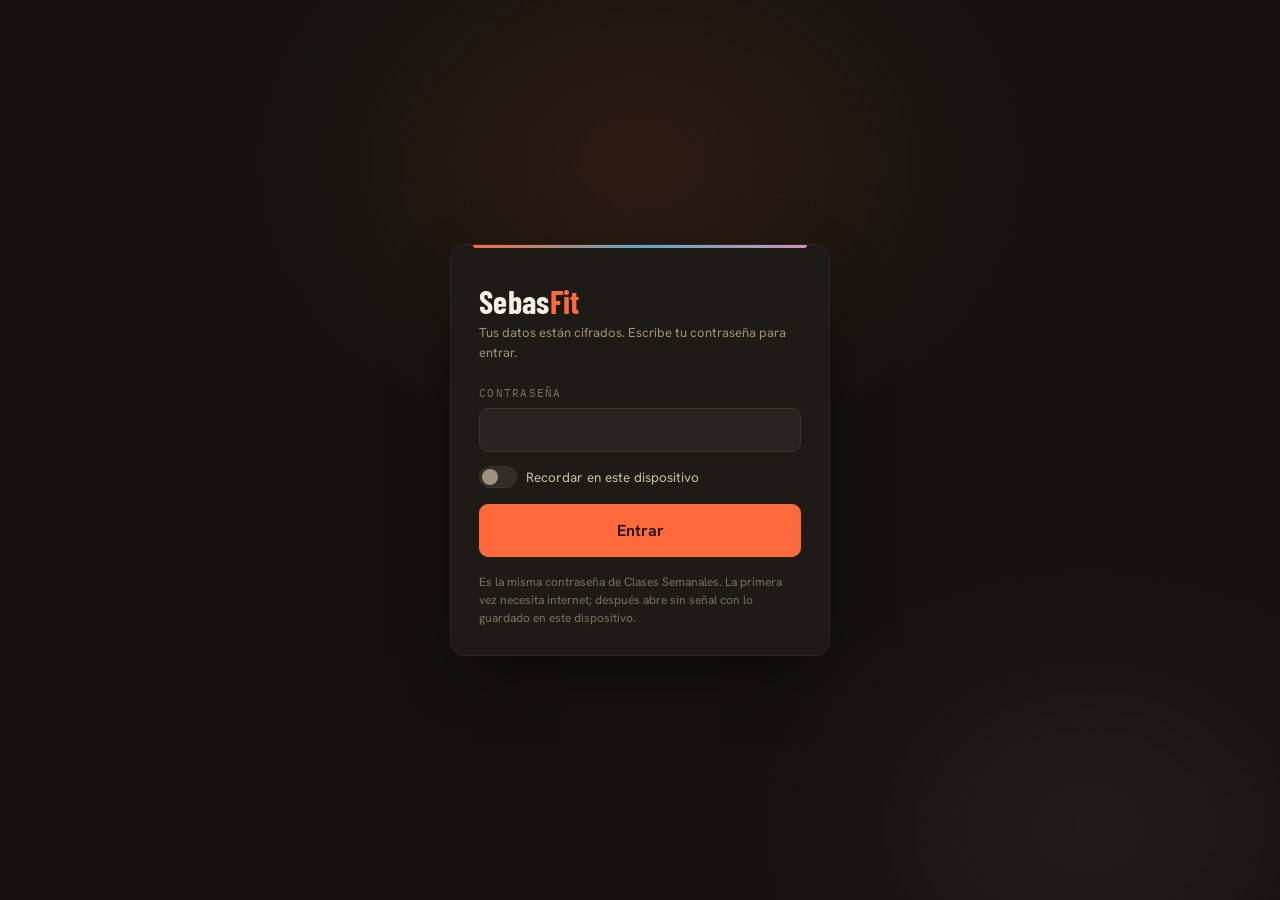
<file: index.html>
<!doctype html>
<html lang="es">
<head>
<meta charset="utf-8">
<title>Sebas Fit</title>
<meta name="description" content="Sebas Fit — clases de Sculpt, Fuerza y Barre, rutinas, clientes de personal trainer y cotizaciones en una sola app.">
<meta name="viewport" content="width=device-width, initial-scale=1, viewport-fit=cover">
<meta name="robots" content="noindex,nofollow">
<link rel="manifest" href="manifest.webmanifest">
<meta name="theme-color" content="#15120E">
<link rel="icon" href="favicon.png" type="image/png">
<link rel="apple-touch-icon" href="apple-touch-icon.png">
<meta name="mobile-web-app-capable" content="yes">
<meta name="apple-mobile-web-app-capable" content="yes">
<meta name="apple-mobile-web-app-status-bar-style" content="black-translucent">
<meta name="apple-mobile-web-app-title" content="Sebas Fit">
<link rel="stylesheet" href="css/fonts.css">
<link rel="stylesheet" href="css/lock.css">
<link rel="stylesheet" href="css/sculpt.css">
<link rel="stylesheet" href="css/modulos.css">
<link rel="stylesheet" href="css/finanzas.css">
</head>
<body>

<div id="authgate">
  <div class="auth-card">
    <h1>Sebas<b>Fit</b></h1>
    <p class="sub">Tus datos están cifrados. Escribe tu contraseña para entrar.</p>
    <div id="auth-msg" class="auth-msg"></div>
    <form id="lock-form" autocomplete="off">
      <input type="text" autocomplete="username" value="sebas" hidden aria-hidden="true">
      <div class="auth-field"><label for="lock-pw">Contraseña</label><input type="password" id="lock-pw" autocomplete="current-password" required></div>
      <label class="switch" style="margin-bottom:16px"><input type="checkbox" id="lock-remember"><span class="track"></span>Recordar en este dispositivo</label>
      <button class="btn primary big" style="width:100%" type="submit" id="lock-btn">Entrar</button>
    </form>
    <p class="hint" style="margin:16px 0 0;font-size:12px;color:var(--muted-2)">Es la misma contraseña de Clases Semanales. La primera vez necesita internet; después abre sin señal con lo guardado en este dispositivo.</p>
    <p class="hint" id="auth-offline" style="display:none;margin:10px 0 0;font-size:12px;color:var(--warn)">Sin conexión: se abrirá con lo guardado en este dispositivo.</p>
  </div>
</div>

<div id="appRoot">
  <div class="topbar">
    <div class="wrap">
      <button class="brand" data-action="go" data-screen="hoy">
        <span class="mark">SEBAS<b>FIT</b></span><span class="tag">Studio · Gym</span>
      </button>
      <nav class="nav" id="nav"></nav>
      <span id="sync" class="sync" role="status"></span>
    </div>
  </div>
  <div id="conn-banner">No se pudo guardar en este dispositivo — descarga un respaldo en Ajustes para no perder cambios.</div>
  <main id="app"></main>
  <div id="overlay"></div>
  <div id="printDoc"></div>
</div>

<script src="js/fflate.js"></script>
<script src="js/core.js"></script>
<script src="js/sculpt.js"></script>
<script src="js/estacion.js"></script>
<script src="js/armar.js"></script>
<script src="js/aprender.js"></script>
<script src="js/dictado.js"></script>
<script src="js/clase.js"></script>
<script src="js/temas.js"></script>
<script src="js/guion.js"></script>
<script src="js/apoyo.js"></script>
<script src="js/musica.js"></script>
<script src="js/clases.js"></script>
<script src="js/ptlib.js"></script>
<script src="js/pt.js"></script>
<script src="js/pt2.js"></script>
<script src="js/proyeccion.js"></script>
<script src="js/pdf.js"></script>
<script src="js/pt3.js"></script>
<script src="js/clases2.js"></script>
<script src="js/ciclos.js"></script>
<script src="js/estudios.js"></script>
<script src="js/respaldo.js"></script>
<script src="js/feedback.js"></script>
<script src="js/yo.js"></script>
<script src="js/yo-ui.js"></script>
<script src="js/cot.js"></script>
<script src="js/finanzas.js"></script>
<script src="js/main.js"></script>
</body>
</html>
</file>
<file: css/fonts.css>
/* Tipografías propias (Barlow Condensed, Hanken Grotesk, IBM Plex Mono) — licencia OFL */
/* latin-ext */
@font-face {
  font-family: 'Barlow Condensed';
  font-style: normal;
  font-weight: 500;
  font-display: swap;
  src: url(../fonts/BarlowCondensed-500-latin-ext.woff2) format('woff2');
  unicode-range: U+0100-02BA, U+02BD-02C5, U+02C7-02CC, U+02CE-02D7, U+02DD-02FF, U+0304, U+0308, U+0329, U+1D00-1DBF, U+1E00-1E9F, U+1EF2-1EFF, U+2020, U+20A0-20AB, U+20AD-20C0, U+2113, U+2C60-2C7F, U+A720-A7FF;
}
/* latin */
@font-face {
  font-family: 'Barlow Condensed';
  font-style: normal;
  font-weight: 500;
  font-display: swap;
  src: url(../fonts/BarlowCondensed-500-latin.woff2) format('woff2');
  unicode-range: U+0000-00FF, U+0131, U+0152-0153, U+02BB-02BC, U+02C6, U+02DA, U+02DC, U+0304, U+0308, U+0329, U+2000-206F, U+20AC, U+2122, U+2191, U+2193, U+2212, U+2215, U+FEFF, U+FFFD;
}
/* latin-ext */
@font-face {
  font-family: 'Barlow Condensed';
  font-style: normal;
  font-weight: 600;
  font-display: swap;
  src: url(../fonts/BarlowCondensed-600-latin-ext.woff2) format('woff2');
  unicode-range: U+0100-02BA, U+02BD-02C5, U+02C7-02CC, U+02CE-02D7, U+02DD-02FF, U+0304, U+0308, U+0329, U+1D00-1DBF, U+1E00-1E9F, U+1EF2-1EFF, U+2020, U+20A0-20AB, U+20AD-20C0, U+2113, U+2C60-2C7F, U+A720-A7FF;
}
/* latin */
@font-face {
  font-family: 'Barlow Condensed';
  font-style: normal;
  font-weight: 600;
  font-display: swap;
  src: url(../fonts/BarlowCondensed-600-latin.woff2) format('woff2');
  unicode-range: U+0000-00FF, U+0131, U+0152-0153, U+02BB-02BC, U+02C6, U+02DA, U+02DC, U+0304, U+0308, U+0329, U+2000-206F, U+20AC, U+2122, U+2191, U+2193, U+2212, U+2215, U+FEFF, U+FFFD;
}
/* latin-ext */
@font-face {
  font-family: 'Barlow Condensed';
  font-style: normal;
  font-weight: 700;
  font-display: swap;
  src: url(../fonts/BarlowCondensed-700-latin-ext.woff2) format('woff2');
  unicode-range: U+0100-02BA, U+02BD-02C5, U+02C7-02CC, U+02CE-02D7, U+02DD-02FF, U+0304, U+0308, U+0329, U+1D00-1DBF, U+1E00-1E9F, U+1EF2-1EFF, U+2020, U+20A0-20AB, U+20AD-20C0, U+2113, U+2C60-2C7F, U+A720-A7FF;
}
/* latin */
@font-face {
  font-family: 'Barlow Condensed';
  font-style: normal;
  font-weight: 700;
  font-display: swap;
  src: url(../fonts/BarlowCondensed-700-latin.woff2) format('woff2');
  unicode-range: U+0000-00FF, U+0131, U+0152-0153, U+02BB-02BC, U+02C6, U+02DA, U+02DC, U+0304, U+0308, U+0329, U+2000-206F, U+20AC, U+2122, U+2191, U+2193, U+2212, U+2215, U+FEFF, U+FFFD;
}
/* latin-ext */
@font-face {
  font-family: 'Hanken Grotesk';
  font-style: normal;
  font-weight: 400;
  font-display: swap;
  src: url(../fonts/HankenGrotesk-400-latin-ext.woff2) format('woff2');
  unicode-range: U+0100-02BA, U+02BD-02C5, U+02C7-02CC, U+02CE-02D7, U+02DD-02FF, U+0304, U+0308, U+0329, U+1D00-1DBF, U+1E00-1E9F, U+1EF2-1EFF, U+2020, U+20A0-20AB, U+20AD-20C0, U+2113, U+2C60-2C7F, U+A720-A7FF;
}
/* latin */
@font-face {
  font-family: 'Hanken Grotesk';
  font-style: normal;
  font-weight: 400;
  font-display: swap;
  src: url(../fonts/HankenGrotesk-400-latin.woff2) format('woff2');
  unicode-range: U+0000-00FF, U+0131, U+0152-0153, U+02BB-02BC, U+02C6, U+02DA, U+02DC, U+0304, U+0308, U+0329, U+2000-206F, U+20AC, U+2122, U+2191, U+2193, U+2212, U+2215, U+FEFF, U+FFFD;
}
/* latin-ext */
@font-face {
  font-family: 'Hanken Grotesk';
  font-style: normal;
  font-weight: 500;
  font-display: swap;
  src: url(../fonts/HankenGrotesk-400-latin-ext.woff2) format('woff2');
  unicode-range: U+0100-02BA, U+02BD-02C5, U+02C7-02CC, U+02CE-02D7, U+02DD-02FF, U+0304, U+0308, U+0329, U+1D00-1DBF, U+1E00-1E9F, U+1EF2-1EFF, U+2020, U+20A0-20AB, U+20AD-20C0, U+2113, U+2C60-2C7F, U+A720-A7FF;
}
/* latin */
@font-face {
  font-family: 'Hanken Grotesk';
  font-style: normal;
  font-weight: 500;
  font-display: swap;
  src: url(../fonts/HankenGrotesk-400-latin.woff2) format('woff2');
  unicode-range: U+0000-00FF, U+0131, U+0152-0153, U+02BB-02BC, U+02C6, U+02DA, U+02DC, U+0304, U+0308, U+0329, U+2000-206F, U+20AC, U+2122, U+2191, U+2193, U+2212, U+2215, U+FEFF, U+FFFD;
}
/* latin-ext */
@font-face {
  font-family: 'Hanken Grotesk';
  font-style: normal;
  font-weight: 600;
  font-display: swap;
  src: url(../fonts/HankenGrotesk-400-latin-ext.woff2) format('woff2');
  unicode-range: U+0100-02BA, U+02BD-02C5, U+02C7-02CC, U+02CE-02D7, U+02DD-02FF, U+0304, U+0308, U+0329, U+1D00-1DBF, U+1E00-1E9F, U+1EF2-1EFF, U+2020, U+20A0-20AB, U+20AD-20C0, U+2113, U+2C60-2C7F, U+A720-A7FF;
}
/* latin */
@font-face {
  font-family: 'Hanken Grotesk';
  font-style: normal;
  font-weight: 600;
  font-display: swap;
  src: url(../fonts/HankenGrotesk-400-latin.woff2) format('woff2');
  unicode-range: U+0000-00FF, U+0131, U+0152-0153, U+02BB-02BC, U+02C6, U+02DA, U+02DC, U+0304, U+0308, U+0329, U+2000-206F, U+20AC, U+2122, U+2191, U+2193, U+2212, U+2215, U+FEFF, U+FFFD;
}
/* latin-ext */
@font-face {
  font-family: 'Hanken Grotesk';
  font-style: normal;
  font-weight: 700;
  font-display: swap;
  src: url(../fonts/HankenGrotesk-400-latin-ext.woff2) format('woff2');
  unicode-range: U+0100-02BA, U+02BD-02C5, U+02C7-02CC, U+02CE-02D7, U+02DD-02FF, U+0304, U+0308, U+0329, U+1D00-1DBF, U+1E00-1E9F, U+1EF2-1EFF, U+2020, U+20A0-20AB, U+20AD-20C0, U+2113, U+2C60-2C7F, U+A720-A7FF;
}
/* latin */
@font-face {
  font-family: 'Hanken Grotesk';
  font-style: normal;
  font-weight: 700;
  font-display: swap;
  src: url(../fonts/HankenGrotesk-400-latin.woff2) format('woff2');
  unicode-range: U+0000-00FF, U+0131, U+0152-0153, U+02BB-02BC, U+02C6, U+02DA, U+02DC, U+0304, U+0308, U+0329, U+2000-206F, U+20AC, U+2122, U+2191, U+2193, U+2212, U+2215, U+FEFF, U+FFFD;
}
/* latin-ext */
@font-face {
  font-family: 'IBM Plex Mono';
  font-style: normal;
  font-weight: 400;
  font-display: swap;
  src: url(../fonts/IBMPlexMono-400-latin-ext.woff2) format('woff2');
  unicode-range: U+0100-02BA, U+02BD-02C5, U+02C7-02CC, U+02CE-02D7, U+02DD-02FF, U+0304, U+0308, U+0329, U+1D00-1DBF, U+1E00-1E9F, U+1EF2-1EFF, U+2020, U+20A0-20AB, U+20AD-20C0, U+2113, U+2C60-2C7F, U+A720-A7FF;
}
/* latin */
@font-face {
  font-family: 'IBM Plex Mono';
  font-style: normal;
  font-weight: 400;
  font-display: swap;
  src: url(../fonts/IBMPlexMono-400-latin.woff2) format('woff2');
  unicode-range: U+0000-00FF, U+0131, U+0152-0153, U+02BB-02BC, U+02C6, U+02DA, U+02DC, U+0304, U+0308, U+0329, U+2000-206F, U+20AC, U+2122, U+2191, U+2193, U+2212, U+2215, U+FEFF, U+FFFD;
}
/* latin-ext */
@font-face {
  font-family: 'IBM Plex Mono';
  font-style: normal;
  font-weight: 500;
  font-display: swap;
  src: url(../fonts/IBMPlexMono-500-latin-ext.woff2) format('woff2');
  unicode-range: U+0100-02BA, U+02BD-02C5, U+02C7-02CC, U+02CE-02D7, U+02DD-02FF, U+0304, U+0308, U+0329, U+1D00-1DBF, U+1E00-1E9F, U+1EF2-1EFF, U+2020, U+20A0-20AB, U+20AD-20C0, U+2113, U+2C60-2C7F, U+A720-A7FF;
}
/* latin */
@font-face {
  font-family: 'IBM Plex Mono';
  font-style: normal;
  font-weight: 500;
  font-display: swap;
  src: url(../fonts/IBMPlexMono-500-latin.woff2) format('woff2');
  unicode-range: U+0000-00FF, U+0131, U+0152-0153, U+02BB-02BC, U+02C6, U+02DA, U+02DC, U+0304, U+0308, U+0329, U+2000-206F, U+20AC, U+2122, U+2191, U+2193, U+2212, U+2215, U+FEFF, U+FFFD;
}
/* latin-ext */
@font-face {
  font-family: 'IBM Plex Mono';
  font-style: normal;
  font-weight: 600;
  font-display: swap;
  src: url(../fonts/IBMPlexMono-600-latin-ext.woff2) format('woff2');
  unicode-range: U+0100-02BA, U+02BD-02C5, U+02C7-02CC, U+02CE-02D7, U+02DD-02FF, U+0304, U+0308, U+0329, U+1D00-1DBF, U+1E00-1E9F, U+1EF2-1EFF, U+2020, U+20A0-20AB, U+20AD-20C0, U+2113, U+2C60-2C7F, U+A720-A7FF;
}
/* latin */
@font-face {
  font-family: 'IBM Plex Mono';
  font-style: normal;
  font-weight: 600;
  font-display: swap;
  src: url(../fonts/IBMPlexMono-600-latin.woff2) format('woff2');
  unicode-range: U+0000-00FF, U+0131, U+0152-0153, U+02BB-02BC, U+02C6, U+02DA, U+02DC, U+0304, U+0308, U+0329, U+2000-206F, U+20AC, U+2122, U+2191, U+2193, U+2212, U+2215, U+FEFF, U+FFFD;
}
</file>
<file: css/lock.css>
#authgate{position:fixed;inset:0;z-index:500;display:flex;align-items:center;justify-content:center;background:
      radial-gradient(560px 420px at 50% 18%,rgba(255,106,61,.10),transparent 70%),
      radial-gradient(480px 380px at 85% 92%,rgba(212,143,189,.07),transparent 70%),
      var(--ground);padding:20px}
  #authgate.hidden{display:none}
  #appRoot{display:none}
  #appRoot.on{display:block}
  .auth-card{position:relative;width:100%;max-width:380px;background:var(--surface);border:1px solid var(--hairline-soft);border-radius:var(--radius);padding:32px 28px 28px;box-shadow:0 24px 60px -20px rgba(0,0,0,.7);animation:authIn .4s cubic-bezier(.2,.8,.2,1) both}
  .auth-card::before{content:"";position:absolute;top:0;left:22px;right:22px;height:3px;border-radius:0 0 3px 3px;background:linear-gradient(90deg,var(--sculpt),var(--fuerza) 50%,var(--barre))}
  @keyframes authIn{from{opacity:0;transform:translateY(10px) scale(.98)}to{opacity:1;transform:none}}
  .auth-card h1{font-family:var(--f-display);font-weight:700;font-size:32px;margin:8px 0 6px;letter-spacing:.01em}
  .auth-card h1 b{color:var(--accent)}
  .auth-card p.sub{color:var(--muted);font-size:13px;margin:0 0 24px}
  .auth-field{display:grid;gap:6px;margin-bottom:14px}
  .auth-field label{font-family:var(--f-mono);font-size:10.5px;letter-spacing:.12em;text-transform:uppercase;color:var(--muted-2)}
  .auth-field input{width:100%;background:var(--raised);border:1px solid var(--hairline);border-radius:9px;padding:11px 12px;color:var(--ink);font-size:15px;transition:border-color .14s,box-shadow .14s}
  .auth-field input:focus{outline:none;border-color:var(--accent);box-shadow:0 0 0 3px var(--accent-glow)}
  .auth-msg{font-size:12.5px;border-radius:8px;padding:9px 11px;margin-bottom:14px;display:none}
  .auth-msg.err{display:block;background:rgba(220,80,60,.14);color:#ff9d85;border:1px solid rgba(220,80,60,.3)}
  .auth-msg.ok{display:block;background:var(--accent-glow);color:var(--accent);border:1px solid transparent}
  .auth-links{display:flex;justify-content:space-between;margin-top:14px;font-size:12.5px}
  .auth-links button{background:none;border:0;color:var(--muted);text-decoration:underline;cursor:pointer;font-size:12.5px;padding:0}
  .auth-links button:hover{color:var(--accent)}
  .auth-view{display:none}
  .auth-view.on{display:block}
  #logout-btn{background:none;border:1px solid var(--hairline);border-radius:8px;padding:7px 12px;font-size:12px;color:var(--muted);margin-left:8px;flex:none;white-space:nowrap;transition:color .14s,border-color .14s}
  #logout-btn:hover{color:var(--ink);border-color:var(--muted-2)}
</file>
<file: css/sculpt.css>
/* ============================================================
     ESTUDIO SCULPT & FUERZA
     Mundo visual comprometido: fondo espresso cálido (taller de
     escultura / barro y yeso), acento naranja de horno,
     tipografía atlética condensada. Tema único deliberado —
     todo se pinta explícitamente.
     ============================================================ */
  :root{
    --ground:#15120E; --surface:#1E1A15; --raised:#292420; --raised-2:#332C26;
    --hairline:#3C352D; --hairline-soft:#2C2620;
    --ink:#F4EEE4; --ink-dim:#C8BEAE; --muted:#A0917E; --muted-2:#7C7062;
    --accent:#FF6A3D; --accent-deep:#C6431F; --accent-glow:rgba(255,106,61,.20);
    --sculpt:#FF6A3D; --fuerza:#5FA8C4; --barre:#D48FBD;
    --up:#5FA8C4; --low:#E0A03A; --core:#C56A8A; --prep:#8FA97C; --cardio:#E8563F;
    --ok:#7FB77E;
    --radius:14px; --radius-sm:9px;
    --shadow:0 10px 34px -12px rgba(0,0,0,.6);
    --f-display:"Barlow Condensed",-apple-system,BlinkMacSystemFont,"Segoe UI",sans-serif;
    --f-body:"Hanken Grotesk",-apple-system,BlinkMacSystemFont,"Segoe UI",Roboto,sans-serif;
    --f-mono:"IBM Plex Mono",ui-monospace,SFMono-Regular,Menlo,monospace;
    color-scheme:dark;
  }
  *{box-sizing:border-box}
  html,body{margin:0}
  body{background:var(--ground);color:var(--ink);font-family:var(--f-body);font-size:15px;line-height:1.5;-webkit-font-smoothing:antialiased;text-rendering:optimizeLegibility}
  ::selection{background:var(--accent);color:#1a0d06}
  h1,h2,h3,h4{font-family:var(--f-display);font-weight:600;margin:0;line-height:1.02;text-wrap:balance;letter-spacing:.005em}
  button{font-family:inherit;color:inherit;cursor:pointer}
  a{color:var(--accent);text-decoration:none}
  a:hover{text-decoration:underline}
  input,select,textarea{font-family:inherit;font-size:15px}
  :focus-visible{outline:2px solid var(--accent);outline-offset:2px;border-radius:4px}
  .wrap{max-width:1120px;margin:0 auto;padding:0 20px}
  #app .wrap{animation:viewIn .32s cubic-bezier(.2,.7,.2,1) both}
  @keyframes viewIn{from{opacity:0;transform:translateY(6px)}to{opacity:1;transform:none}}

  .topbar{position:sticky;top:0;z-index:40;background:rgba(21,18,14,.88);backdrop-filter:blur(10px);border-bottom:1px solid var(--hairline-soft)}
  .topbar .wrap{display:flex;align-items:center;gap:18px;height:60px}
  .brand{display:flex;align-items:baseline;gap:9px;cursor:pointer;background:none;border:0;padding:0;flex:none}
  .brand .mark{font-family:var(--f-display);font-weight:700;font-size:22px;letter-spacing:.02em;color:var(--ink)}
  .brand .mark b{color:var(--accent);font-weight:700}
  .brand .tag{font-family:var(--f-mono);font-size:10px;letter-spacing:.18em;text-transform:uppercase;color:var(--muted-2)}
  .nav{margin-left:auto;min-width:0;display:flex;gap:4px;overflow-x:auto;scrollbar-width:none;-webkit-overflow-scrolling:touch}
  .nav::-webkit-scrollbar{display:none}
  .nav button{background:none;border:0;padding:8px 12px;border-radius:8px;color:var(--muted);font-size:13px;font-weight:600;flex:none;transition:color .14s,background .14s}
  .nav button:hover{color:var(--ink);background:var(--raised)}
  .nav button.on{color:var(--accent)}

  .btn{display:inline-flex;align-items:center;justify-content:center;gap:8px;border:1px solid var(--hairline);background:var(--raised);padding:10px 16px;border-radius:var(--radius-sm);font-weight:600;font-size:14px;transition:background .14s,border-color .14s,transform .06s}
  .btn:hover{background:var(--raised-2);border-color:var(--muted-2)}
  .btn:active{transform:translateY(1px)}
  .btn.primary{background:var(--accent);border-color:var(--accent);color:#1a0d06}
  .btn.primary:hover{background:#ff7a52}
  .btn.ghost{background:none}
  .btn.sm{padding:6px 11px;font-size:12.5px;border-radius:7px}
  .btn.big{padding:15px 26px;font-size:16px}
  .btn:disabled{opacity:.4;cursor:not-allowed}

  .chip{font-family:var(--f-mono);font-size:10.5px;letter-spacing:.08em;text-transform:uppercase;padding:3px 8px;border-radius:999px;border:1px solid var(--hairline);color:var(--muted);white-space:nowrap}
  .chip.up{color:var(--up);border-color:color-mix(in srgb,var(--up) 45%,transparent)}
  .chip.low{color:var(--low);border-color:color-mix(in srgb,var(--low) 45%,transparent)}
  .chip.core{color:var(--core);border-color:color-mix(in srgb,var(--core) 45%,transparent)}
  .chip.prep{color:var(--prep);border-color:color-mix(in srgb,var(--prep) 45%,transparent)}
  .chip.cardio{color:var(--cardio);border-color:color-mix(in srgb,var(--cardio) 50%,transparent)}
  .chip.solid{background:var(--accent-glow);color:var(--accent);border-color:transparent}
  .eyebrow{font-family:var(--f-mono);font-size:11px;letter-spacing:.2em;text-transform:uppercase;color:var(--muted-2)}

  .hero{padding:38px 0 26px}
  .hero .eyebrow{display:block;margin-bottom:14px}
  .hero h1{font-size:clamp(38px,6.6vw,70px);font-weight:700;letter-spacing:.01em;line-height:.92}
  .hero h1 .o{color:var(--accent)}
  .hero p{max-width:54ch;color:var(--ink-dim);margin:16px 0 0;font-size:16px}

  .panel{background:var(--surface);border:1px solid var(--hairline-soft);border-radius:var(--radius);padding:22px}
  .setup{display:grid;gap:18px;margin:8px 0 40px}
  .setup .field{display:grid;gap:9px}
  .field > label.lbl{display:flex;align-items:center;gap:10px}
  .field .hint{font-size:12.5px;color:var(--muted-2)}

  .opt-row{display:flex;flex-wrap:wrap;gap:10px}
  .opt{flex:1 1 150px;min-width:140px;background:var(--raised);border:1px solid var(--hairline);border-radius:var(--radius-sm);padding:14px 15px;text-align:left;transition:border-color .14s,background .14s}
  .opt:hover{border-color:var(--muted-2)}
  .opt.on{border-color:var(--accent);background:var(--accent-glow)}
  .opt .t{font-family:var(--f-display);font-weight:600;font-size:19px;display:block}
  .opt .d{font-size:12px;color:var(--muted);margin-top:3px;display:block}
  .opt.on .d{color:var(--ink-dim)}

  .metodo-grid{display:grid;grid-template-columns:repeat(3,1fr);gap:12px}
  .metodo{position:relative;background:var(--raised);border:1px solid var(--hairline);border-radius:var(--radius-sm);padding:20px 18px 18px;text-align:left;transition:border-color .14s,background .14s,transform .1s;overflow:hidden}
  .metodo::before{content:"";position:absolute;top:0;left:0;right:0;height:3px;background:var(--tag,var(--muted-2));opacity:.55;transition:opacity .14s}
  .metodo:hover{transform:translateY(-2px);border-color:var(--muted-2)}
  .metodo.on{border-color:var(--tag,var(--accent));background:var(--accent-glow)}
  .metodo.on::before{opacity:1}
  .metodo .t{font-family:var(--f-display);font-weight:700;font-size:26px;line-height:1;transition:color .14s}
  .metodo.on .t{color:var(--tag,var(--ink))}
  .metodo .d{font-size:12.5px;color:var(--muted);margin-top:7px;display:block}
  .metodo.on .d{color:var(--ink-dim)}

  .mode-grid{display:grid;grid-template-columns:repeat(4,1fr);gap:12px}
  .mode{background:var(--raised);border:1px solid var(--hairline);border-radius:var(--radius-sm);padding:16px 15px;text-align:left;transition:border-color .14s,background .14s,transform .08s}
  .mode:hover{border-color:var(--muted-2);transform:translateY(-2px)}
  .mode.on{border-color:var(--accent);background:var(--accent-glow)}
  .mode .num{font-family:var(--f-mono);font-size:11px;color:var(--muted-2)}
  .mode .t{font-family:var(--f-display);font-weight:700;font-size:22px;margin-top:8px;line-height:1}
  .mode .blocks{margin-top:10px;display:flex;flex-direction:column;gap:3px}
  .mode .blocks span{font-size:11.5px;color:var(--muted);display:flex;align-items:center;gap:6px}
  .mode .blocks span::before{content:"";width:6px;height:6px;border-radius:2px;background:currentColor;flex:none}
  .mode .b-up{color:var(--up)} .mode .b-low{color:var(--low)} .mode .b-core{color:var(--core)}

  .toggle-line{display:flex;flex-wrap:wrap;gap:20px;align-items:center}
  .switch{display:flex;align-items:center;gap:9px;cursor:pointer;font-size:13.5px;color:var(--ink-dim)}
  .switch input{position:absolute;opacity:0;pointer-events:none}
  .switch .track{width:38px;height:22px;border-radius:999px;background:var(--raised-2);border:1px solid var(--hairline);position:relative;transition:background .15s}
  .switch .track::after{content:"";position:absolute;top:2px;left:2px;width:16px;height:16px;border-radius:50%;background:var(--muted);transition:transform .15s,background .15s}
  .switch input:checked + .track{background:var(--accent-glow);border-color:var(--accent)}
  .switch input:checked + .track::after{transform:translateX(16px);background:var(--accent)}

  .seg{display:flex;gap:6px;flex-wrap:wrap}
  .seg button{background:var(--raised);border:1px solid var(--hairline);border-radius:7px;padding:7px 12px;font-size:13px;font-weight:600;color:var(--muted)}
  .seg button.on{background:var(--accent-glow);border-color:var(--accent);color:var(--accent)}

  .cta-row{display:flex;flex-wrap:wrap;gap:14px;align-items:center;margin-top:8px}
  .est{font-family:var(--f-mono);font-size:12.5px;color:var(--muted)}
  .est b{color:var(--ink);font-weight:600}
  .mini-links{display:flex;gap:10px;margin-top:14px;flex-wrap:wrap}

  .tastes{display:flex;flex-wrap:wrap;gap:7px;align-items:center}
  .taste{background:var(--raised);border:1px solid var(--hairline);border-radius:999px;padding:4px 10px;font-size:12.5px;display:flex;align-items:center;gap:6px}
  .taste button{background:none;border:0;color:var(--muted-2);font-size:13px;line-height:1;padding:0}
  .taste button:hover{color:var(--accent)}

  .plan-head{padding:26px 0 8px}
  .plan-head .row1{display:flex;flex-wrap:wrap;align-items:flex-end;gap:14px}
  .plan-head h2{font-size:clamp(28px,4.4vw,42px);font-weight:700;line-height:.95}
  .plan-head .meta{display:flex;flex-wrap:wrap;gap:8px;margin-top:12px;align-items:center}
  .plan-actions{margin-left:auto;display:flex;flex-wrap:wrap;gap:9px}
  .rname{background:none;border:0;border-bottom:1px dashed var(--hairline);font-family:var(--f-display);font-weight:700;font-size:inherit;color:var(--ink);padding:2px 2px 4px;min-width:180px;max-width:100%}
  .rname:focus{outline:none;border-bottom-color:var(--accent)}

  .pl-brief{background:var(--surface);border:1px solid var(--hairline-soft);border-radius:var(--radius);padding:18px;margin:16px 0 4px;display:grid;gap:14px}
  .pl-brief h3{font-size:19px}
  .pl-curve{display:flex;gap:8px;flex-wrap:wrap}
  .pl-seg{flex:1 1 120px;background:var(--raised);border:1px solid var(--hairline-soft);border-radius:8px;padding:9px 11px}
  .pl-seg .s-nom{font-family:var(--f-mono);font-size:10px;letter-spacing:.08em;text-transform:uppercase;color:var(--muted-2)}
  .pl-seg .s-bpm{font-family:var(--f-display);font-weight:700;font-size:22px;color:var(--ink);line-height:1.1}
  .s-sug{display:flex;flex-wrap:wrap;gap:5px;margin-top:8px}
  .sug-chip{font-family:var(--f-mono);font-size:10.5px;background:var(--accent-glow);border:1px solid var(--accent);color:var(--accent);border-radius:999px;padding:3px 8px;transition:background .14s}
  .sug-chip:hover{background:var(--accent);color:#1a0d06}
  .pl-seg .s-en{font-size:11px;color:var(--muted)}
  .pl-prompt{background:var(--ground);border:1px solid var(--hairline-soft);border-radius:8px;padding:12px;font-size:13px;color:var(--ink-dim);line-height:1.55}
  .pl-brief .row{display:flex;gap:10px;flex-wrap:wrap;align-items:center}

  .sections{display:grid;gap:16px;padding:14px 0 60px}
  .sec{background:var(--surface);border:1px solid var(--hairline-soft);border-radius:var(--radius);overflow:hidden}
  .sec-head{display:flex;align-items:center;gap:12px;padding:14px 18px;border-bottom:1px solid var(--hairline-soft);border-left:4px solid var(--tagc,var(--muted-2))}
  .sec-head h3{font-size:21px;font-weight:600}
  .sec-head .s-meta{font-family:var(--f-mono);font-size:11px;color:var(--muted-2)}
  .sec-head .spacer{margin-left:auto}

  .ex{display:grid;grid-template-columns:34px 1fr auto;gap:12px;align-items:start;padding:13px 18px;border-top:1px solid var(--hairline-soft)}
  .ex:first-child{border-top:0}
  .ex .ord{display:flex;flex-direction:column;gap:2px;align-items:center;padding-top:2px}
  .ex .ord button{background:none;border:1px solid var(--hairline-soft);border-radius:5px;width:26px;height:19px;display:flex;align-items:center;justify-content:center;color:var(--muted-2);font-size:10px;line-height:1}
  .ex .ord button:hover{color:var(--ink);border-color:var(--muted-2)}
  .ex .idx{font-family:var(--f-mono);font-size:11px;color:var(--muted-2);text-align:center}
  .ex .body .name{font-family:var(--f-display);font-weight:600;font-size:19px;line-height:1.05}
  .ex .badges{display:flex;flex-wrap:wrap;gap:6px;margin-top:7px}
  .ex .scheme{display:inline-flex;align-items:center;gap:8px;margin-top:9px;font-family:var(--f-mono);font-size:12.5px;color:var(--ink);background:var(--raised);border:1px solid var(--hairline);border-radius:7px;padding:4px 9px}
  .ex .scheme .n{color:var(--accent);font-weight:600}
  .ex .cue{font-size:12.5px;color:var(--muted);margin-top:8px;max-width:60ch}
  .ex .trans{font-family:var(--f-mono);font-size:11px;color:var(--muted-2);margin-top:8px;display:flex;align-items:center;gap:6px}
  .ex .trans::before{content:"↳";color:var(--accent)}
  .ex .trans.rest::before{content:"⏱"}
  .ex .acts{display:flex;flex-direction:column;gap:6px;align-items:flex-end}

  .pl-grid{display:grid;grid-template-columns:repeat(auto-fill,minmax(280px,1fr));gap:14px;padding:14px 0 50px}
  .pl-card{background:var(--surface);border:1px solid var(--hairline-soft);border-radius:var(--radius);padding:16px;display:flex;flex-direction:column;gap:10px}
  .pl-card h4{font-size:20px;font-weight:600}
  .pl-card .kv{font-size:12.5px;color:var(--muted);display:flex;gap:6px;flex-wrap:wrap}
  .pl-bpm{font-family:var(--f-display);font-weight:700;font-size:30px;color:var(--ink);line-height:1}
  .pl-bpm small{font-family:var(--f-mono);font-size:11px;color:var(--muted-2);font-weight:400}
  .energy-bar{height:6px;border-radius:3px;background:var(--raised-2);overflow:hidden}
  .energy-bar i{display:block;height:100%;background:linear-gradient(90deg,var(--low),var(--accent))}

  .form-grid{display:grid;grid-template-columns:1fr 1fr;gap:12px}
  .form-grid .full{grid-column:1/-1}
  .inp{width:100%;background:var(--raised);border:1px solid var(--hairline);border-radius:8px;padding:9px 11px;color:var(--ink);transition:border-color .14s,box-shadow .14s}
  .inp:focus{outline:none;border-color:var(--accent);box-shadow:0 0 0 3px var(--accent-glow)}
  select.inp{appearance:none;-webkit-appearance:none;background-image:url("data:image/svg+xml,%3Csvg xmlns='http://www.w3.org/2000/svg' width='14' height='9' viewBox='0 0 14 9'%3E%3Cpath d='M1 1l6 6 6-6' stroke='%23A0917E' stroke-width='1.6' fill='none' stroke-linecap='round' stroke-linejoin='round'/%3E%3C/svg%3E");background-repeat:no-repeat;background-position:right 12px center;padding-right:34px;cursor:pointer}
  label.mini{font-family:var(--f-mono);font-size:10px;letter-spacing:.14em;text-transform:uppercase;color:var(--muted-2);display:block;margin-bottom:5px}

  .saved-list{display:grid;gap:10px;padding:14px 0 50px}
  .saved-row{display:flex;flex-wrap:wrap;align-items:center;gap:12px;background:var(--surface);border:1px solid var(--hairline-soft);border-radius:var(--radius-sm);padding:13px 16px;transition:border-color .14s}
  .saved-row:hover{border-color:var(--hairline)}
  .saved-row .n{font-family:var(--f-display);font-weight:600;font-size:19px}
  .saved-row .spacer{margin-left:auto}
  .empty{text-align:center;color:var(--muted-2);padding:50px 20px;border:1px dashed var(--hairline);border-radius:var(--radius);background:var(--surface)}
  .empty p{margin:6px 0 0;font-size:13.5px}
  .empty b{color:var(--ink-dim)}

  /* música, historial y programas */
  .track-list{margin-top:14px;padding-top:14px;border-top:1px dashed var(--hairline-soft);display:grid;gap:12px}
  .track-block{display:flex;flex-direction:column;gap:7px;padding-left:11px;border-left:2px solid var(--tag,var(--hairline))}
  .track-songs{display:flex;flex-wrap:wrap;gap:6px}
  .track-chip{font-family:var(--f-mono);font-size:11.5px;background:var(--raised);border:1px solid var(--hairline);border-radius:6px;padding:4px 9px;color:var(--ink-dim)}
  .track-chip b{color:var(--accent);font-weight:600}
  textarea.inp{font-family:inherit;resize:vertical;min-height:70px}
  .prog-card{position:relative;background:var(--surface);border:1px solid var(--hairline-soft);border-radius:var(--radius);padding:18px 16px 16px;margin-bottom:14px;overflow:hidden}
  .prog-card::before{content:"";position:absolute;top:0;left:0;right:0;height:3px;background:var(--tag,var(--muted-2))}
  .fb-check{display:flex;gap:10px;align-items:center;background:var(--raised);border:1px solid var(--hairline-soft);border-radius:8px;padding:9px 10px;cursor:pointer;font-size:13.5px;transition:border-color .14s,background .14s}
  .fb-check:hover{border-color:var(--muted-2)}
  .fb-check input{flex:none;width:16px;height:16px;accent-color:var(--accent);cursor:pointer}
  .fb-check:has(input:checked){border-color:var(--accent);background:var(--accent-glow);color:var(--ink)}

  .scrim{position:fixed;inset:0;z-index:80;background:rgba(10,8,6,.72);display:flex;align-items:center;justify-content:center;padding:20px}
  .modal{background:var(--surface);border:1px solid var(--hairline);border-radius:var(--radius);max-width:520px;width:100%;max-height:90vh;overflow:auto;box-shadow:var(--shadow)}
  .modal-head{display:flex;align-items:center;gap:10px;padding:16px 18px;border-bottom:1px solid var(--hairline-soft)}
  .modal-head h3{font-size:20px}
  .modal-head .x{margin-left:auto;background:none;border:0;color:var(--muted);font-size:20px;line-height:1;padding:4px}
  .modal-body{padding:18px}
  .modal-foot{padding:14px 18px;border-top:1px solid var(--hairline-soft);display:flex;gap:10px;justify-content:flex-end}
  .picker{display:grid;gap:6px;max-height:46vh;overflow:auto;margin-top:6px}
  .picker button{text-align:left;background:var(--raised);border:1px solid var(--hairline-soft);border-radius:8px;padding:10px 12px;display:flex;flex-direction:column;gap:3px}
  .picker button:hover{border-color:var(--accent)}
  .picker .pn{font-family:var(--f-display);font-weight:600;font-size:16px}
  .picker .pm{font-size:11.5px;color:var(--muted)}

  /* ---------- VISTA INSTRUCTOR ---------- */
  .iv{position:fixed;inset:0;z-index:100;background:radial-gradient(1100px 700px at 50% 38%,var(--surface),var(--ground) 72%);display:flex;flex-direction:column}
  .iv-top{display:flex;align-items:center;gap:14px;padding:14px 20px;border-bottom:1px solid var(--hairline-soft)}
  .iv-prog{flex:1;height:6px;background:var(--raised);border-radius:3px;overflow:hidden}
  .iv-prog i{display:block;height:100%;background:var(--accent);transition:width .3s}
  .iv-top .clock{font-family:var(--f-mono);font-size:14px;color:var(--ink-dim)}
  .iv-top .count-lbl{font-family:var(--f-mono);font-size:12px;color:var(--muted-2)}
  .iv-x{background:none;border:1px solid var(--hairline);border-radius:8px;padding:7px 13px;font-weight:600;font-size:13px}

  .iv-stage{flex:1;display:flex;flex-direction:column;align-items:center;justify-content:center;text-align:center;padding:20px 24px;cursor:pointer;position:relative;gap:20px;min-height:0}
  .iv-sec{display:flex;align-items:center;gap:10px}
  .iv-sec .dot{width:11px;height:11px;border-radius:3px;background:var(--tagc,var(--accent))}
  .iv-sec span{font-family:var(--f-mono);font-size:clamp(12px,1.8vw,15px);letter-spacing:.16em;text-transform:uppercase;color:var(--muted)}
  .iv-name{font-family:var(--f-display);font-weight:700;font-size:clamp(34px,7.6vw,92px);line-height:.9;color:var(--ink);max-width:18ch}
  .iv-badges{display:flex;gap:10px;flex-wrap:wrap;justify-content:center}
  .iv-badges .chip{font-size:clamp(11px,1.5vw,14px);padding:5px 12px}
  .iv-scheme{display:flex;align-items:baseline;gap:16px;flex-wrap:wrap;justify-content:center}
  .iv-reps{font-family:var(--f-display);font-weight:700;font-size:clamp(40px,10vw,120px);line-height:.8;color:var(--accent)}
  .iv-reps .u{font-size:.32em;color:var(--ink);letter-spacing:.04em;margin-left:.12em}
  .iv-tempo{font-family:var(--f-mono);font-size:clamp(15px,2.4vw,28px);color:var(--ink-dim);letter-spacing:.06em}
  .iv-side{font-family:var(--f-mono);font-size:clamp(13px,2vw,20px);color:var(--low);letter-spacing:.1em;text-transform:uppercase}
  .iv-cue{font-size:clamp(15px,2.3vw,23px);color:var(--ink-dim);max-width:32ch}

  .iv-nine{display:flex;gap:clamp(7px,1.6vw,15px);align-items:center;flex-wrap:wrap;justify-content:center}
  .iv-nine i{width:clamp(15px,3.2vw,28px);height:clamp(15px,3.2vw,28px);border-radius:50%;border:2px solid var(--hairline);background:transparent;transition:background .08s,border-color .08s,transform .08s}
  .iv-nine i.on{background:var(--ink);border-color:var(--ink)}
  .iv-nine i.beat{background:var(--accent);border-color:var(--accent);transform:scale(1.18)}

  .iv-pills{display:flex;gap:10px;flex-wrap:wrap;justify-content:center}
  .iv-pills i{min-width:clamp(30px,7vw,54px);text-align:center;padding:7px 4px;border-radius:8px;border:2px solid var(--hairline);font-family:var(--f-mono);font-size:clamp(13px,2vw,18px);color:var(--muted-2)}
  .iv-pills i.done{background:var(--raised-2);color:var(--ink-dim);border-color:var(--hairline)}
  .iv-pills i.now{background:var(--accent);color:#1a0d06;border-color:var(--accent);font-weight:600}

  .iv-pulse{position:absolute;top:16px;right:20px;display:flex;flex-direction:column;align-items:center;gap:6px}
  .iv-ring{width:74px;height:74px;border-radius:50%;border:3px solid var(--accent);display:flex;align-items:center;justify-content:center;font-family:var(--f-mono);font-size:20px;color:var(--ink);font-weight:600}
  .iv-ring.rest{border-color:var(--fuerza)}
  .iv-ring.tick{animation:ring var(--beat,.5s) ease-out}
  @keyframes ring{0%{box-shadow:0 0 0 0 var(--accent-glow);transform:scale(1.06)}100%{box-shadow:0 0 0 16px transparent;transform:scale(1)}}
  .iv-pulse small{font-family:var(--f-mono);font-size:9px;letter-spacing:.14em;color:var(--muted-2)}
  .iv-sets{font-family:var(--f-mono);font-size:12px;color:var(--muted)}

  .iv-next{display:flex;align-items:center;gap:14px;padding:14px 22px;border-top:1px solid var(--hairline-soft);background:var(--surface)}
  .iv-next .lbl{font-family:var(--f-mono);font-size:11px;letter-spacing:.16em;text-transform:uppercase;color:var(--muted-2);flex:none}
  .iv-next .nm{font-family:var(--f-display);font-weight:600;font-size:clamp(16px,2.5vw,23px);color:var(--ink-dim);white-space:nowrap;overflow:hidden;text-overflow:ellipsis}
  .iv-next .nq{font-family:var(--f-mono);font-size:12px;color:var(--muted);flex:none;margin-left:auto}

  .iv-ctrl{display:flex;align-items:center;gap:10px;padding:12px 20px;border-top:1px solid var(--hairline-soft);justify-content:center;flex-wrap:wrap}
  .iv-ctrl button{background:var(--raised);border:1px solid var(--hairline);border-radius:10px;padding:12px 20px;font-weight:700;font-size:15px;display:flex;align-items:center;gap:8px}
  .iv-ctrl button.wide{flex:1;max-width:300px;justify-content:center}
  .iv-ctrl button.go{background:var(--accent);border-color:var(--accent);color:#1a0d06}
  .iv-ctrl .bpm-ctl{display:flex;align-items:center;gap:4px}
  .iv-ctrl .bpm-ctl button{padding:12px 14px}
  .iv-hint{text-align:center;font-family:var(--f-mono);font-size:10.5px;color:var(--muted-2);padding:0 0 10px;letter-spacing:.08em}

  @media (max-width:820px){
    .mode-grid{grid-template-columns:1fr 1fr}
    .plan-actions{margin-left:0;width:100%}
    .form-grid{grid-template-columns:1fr}
    .ex{grid-template-columns:28px 1fr;grid-template-areas:"ord body" "idx acts"}
    .ex .ord{grid-area:ord}.ex .body{grid-area:body}.ex .acts{grid-area:acts;flex-direction:row;flex-wrap:wrap;align-items:center}.ex .idx{grid-area:idx}
    .iv-pulse{position:static;flex-direction:row;margin-top:-4px}
  }
  @media (max-width:720px){ .metodo-grid{grid-template-columns:1fr} }
  @media (max-width:520px){ .mode-grid{grid-template-columns:1fr} .brand .tag{display:none} }
  @media (prefers-reduced-motion:reduce){ *{animation-duration:.001s!important;transition-duration:.01s!important} .iv-ring.tick{animation:none;box-shadow:0 0 0 3px var(--accent-glow)} }
  .exp-box{width:100%;min-height:320px;background:var(--ground);border:1px solid var(--hairline);border-radius:8px;padding:12px;color:var(--ink-dim);font-family:var(--f-mono);font-size:12px;line-height:1.5;white-space:pre;overflow:auto;resize:vertical}

  @media print{
    .topbar,#overlay,.plan-actions,.pl-brief,.ex .ord,.ex .acts,.sec-head .btn,.mini-links,.nav{display:none!important}
    html,body{background:#fff!important;color:#000!important;font-size:10.5pt}
    .wrap{max-width:none;padding:0}
    .plan-head{padding:0 0 6px}
    .plan-head h2,.rname{color:#000;font-size:19pt;border:0}
    .eyebrow{color:#666}
    .plan-head .meta{margin-top:6px}
    .meta .chip{border:1px solid #999;color:#333;background:none}
    .sections{gap:7px;padding:6px 0 0}
    .sec{border:1px solid #bbb;border-radius:5px;break-inside:avoid}
    .sec-head{border-left:3px solid #333;border-bottom:1px solid #ccc;padding:5px 10px}
    .sec-head h3{color:#000;font-size:12.5pt}
    .sec-head .s-meta{color:#666}
    .ex{grid-template-columns:1fr!important;grid-template-areas:"body"!important;padding:5px 10px;border-top:1px solid #e8e8e8;gap:3px}
    .ex .body{grid-area:body}
    .ex .body .name{color:#000;font-size:11.5pt}
    .ex .badges .chip{border:1px solid #bbb;color:#444}
    .ex .scheme{background:none;border:1px solid #bbb;color:#000}
    .ex .scheme .n{color:#000}
    .ex .cue{color:#333}
    .ex .trans{color:#555}
    .ex .trans::before{color:#000}
    @page{margin:13mm}
  }
</file>
<file: css/modulos.css>
/* ============================================================
   SEBAS FIT · estilos de Clases, Personal trainer, Cotizador y Ajustes
   Comparte los tokens de Sculpt (--ground, --surface, --raised, --accent…)
   ============================================================ */
:root{
  --st-euphoria:#ff8a5c; --st-soho:#8b98ea; --st-eje:#e0b458; --st-alunna:#5fd2a8; --st-other:#A0917E;
  --warn:#e3ab52; --danger:#ff9d85;
}
.sync{margin-left:8px;font-family:var(--f-mono);font-size:10.5px;letter-spacing:.04em;color:var(--muted-2);white-space:nowrap;flex:none}
.sync.ok{color:var(--ok)} .sync.warn{color:var(--warn)} .sync.busy{color:var(--muted)}
#conn-banner{display:none;margin:0;font-size:13px;color:var(--warn);background:rgba(227,171,82,.12);border-bottom:1px solid rgba(227,171,82,.35);padding:8px 20px;text-align:center}
.num{font-family:var(--f-mono);font-variant-numeric:tabular-nums}
.hint{font-size:12.5px;color:var(--muted-2);margin:4px 0}
.strong{font-weight:700;margin:6px 0 0;font-size:14.5px}
.spacer{margin-left:auto}
.w-auto{width:auto}
.link-btn{background:none;border:0;color:var(--accent);font-weight:700;font-size:12.5px;padding:4px 0}
.link-btn:hover{text-decoration:underline}
.warn-txt{font-size:11.5px;color:var(--warn);margin-top:2px}
.warn-num{color:var(--warn)!important}

/* ---------- estructura de página ---------- */
.page-head{padding:26px 0 14px;display:flex;flex-direction:column;gap:6px;border-bottom:1px solid var(--hairline-soft);margin-bottom:20px}
.page-head h1{font-size:clamp(34px,6vw,54px);font-weight:700;line-height:.95}
.page-head .sub{color:var(--muted);font-size:14px;margin:2px 0 0;max-width:68ch}
.cli-head{flex-direction:row;flex-wrap:wrap;align-items:flex-end;gap:14px}
.cli-head .meta{display:flex;flex-wrap:wrap;gap:8px;margin-top:10px}
.cli-head .acts{margin-left:auto}
.blk{margin-bottom:34px}
.blk-head{display:flex;align-items:baseline;justify-content:space-between;gap:12px;margin-bottom:14px;flex-wrap:wrap}
.blk-head h2{font-size:26px;font-weight:600}
.blk-head p{margin:0;color:var(--muted);font-size:13px}
.blk-head .acts,.acts-row,.acts{display:flex;gap:8px;flex-wrap:wrap;align-items:center}
.acts-end{display:flex;justify-content:flex-end;gap:8px;margin-top:14px}
.card{background:var(--surface);border:1px solid var(--hairline-soft);border-radius:var(--radius);padding:18px 20px}
.card h3{font-size:20px;margin-bottom:12px}
.card h4{font-size:16px;margin:16px 0 8px;color:var(--ink-dim)}
.toolbar{display:flex;gap:10px;flex-wrap:wrap;align-items:center;margin-bottom:18px}
.back-row{padding-top:14px}
.subnav{padding-top:14px;padding-bottom:0}
.tabs{display:flex;gap:4px;overflow-x:auto;scrollbar-width:none;border-bottom:1px solid var(--hairline-soft);margin-bottom:20px}
.tabs::-webkit-scrollbar{display:none}
.tabs button{background:none;border:0;border-bottom:2px solid transparent;padding:10px 14px;font-weight:600;font-size:13.5px;color:var(--muted);flex:none;margin-bottom:-1px}
.tabs button:hover{color:var(--ink)}
.tabs button.on{color:var(--accent);border-bottom-color:var(--accent)}
.tabs button:disabled{opacity:.4;cursor:not-allowed}
.form-grid.g3{grid-template-columns:repeat(3,1fr)} .form-grid.g4{grid-template-columns:repeat(4,1fr)}
.seg.big button{padding:11px 16px;font-size:14px}
.chk-row{display:flex;flex-wrap:wrap;gap:8px}
.chk-row .fb-check{flex:0 1 auto}
.chip.warn{color:var(--warn);border-color:rgba(227,171,82,.5)} .chip.info{color:var(--fuerza);border-color:rgba(95,168,196,.5)} .chip.ok{color:var(--ok);border-color:rgba(127,183,126,.5)}
.chip.nv-basico{color:var(--ok);border-color:rgba(127,183,126,.5)} .chip.nv-intermedio{color:var(--low);border-color:rgba(224,160,58,.5)} .chip.nv-avanzado{color:var(--cardio);border-color:rgba(232,86,63,.5)}
.chip.st{border-width:1px;font-weight:600}
.st-EUPHORIA{color:var(--st-euphoria);border-color:color-mix(in srgb,var(--st-euphoria) 50%,transparent);background:color-mix(in srgb,var(--st-euphoria) 12%,transparent)}
.st-SOHO{color:var(--st-soho);border-color:color-mix(in srgb,var(--st-soho) 50%,transparent);background:color-mix(in srgb,var(--st-soho) 12%,transparent)}
.st-EJE{color:var(--st-eje);border-color:color-mix(in srgb,var(--st-eje) 50%,transparent);background:color-mix(in srgb,var(--st-eje) 12%,transparent)}
.st-ALUNNA{color:var(--st-alunna);border-color:color-mix(in srgb,var(--st-alunna) 50%,transparent);background:color-mix(in srgb,var(--st-alunna) 12%,transparent)}
.st-OTHER{color:var(--st-other);background:var(--raised)}

/* ---------- tarjetas y totales ---------- */
.tiles{display:grid;grid-template-columns:repeat(auto-fit,minmax(170px,1fr));gap:12px}
.tiles-3{grid-template-columns:repeat(3,1fr);margin-bottom:6px} .tiles-4{grid-template-columns:repeat(4,1fr);margin-bottom:18px}
.tile{background:var(--surface);border:1px solid var(--hairline-soft);border-radius:var(--radius);padding:16px 18px}
.tile .label{font-family:var(--f-mono);font-size:10px;text-transform:uppercase;letter-spacing:.1em;color:var(--muted-2)}
.tile .value{font-family:var(--f-display);font-size:34px;font-weight:700;margin-top:6px;line-height:1}
.tile .value.money{color:var(--accent)}
.tile .foot{font-size:12px;color:var(--muted);margin-top:6px}
.grid-cards{display:grid;grid-template-columns:repeat(auto-fit,minmax(210px,1fr));gap:12px}
.mini-card{background:var(--surface);border:1px solid var(--hairline-soft);border-radius:var(--radius);padding:14px 16px;display:flex;flex-direction:column;gap:5px;align-items:flex-start}
.date-lbl{font-family:var(--f-mono);font-size:10.5px;text-transform:uppercase;color:var(--muted-2);margin:2px 0 0}
.freq{font-family:var(--f-mono);font-size:10.5px;text-transform:uppercase;letter-spacing:.06em;padding:3px 9px;border-radius:999px}
.freq.sem{background:rgba(127,183,126,.14);color:var(--ok)} .freq.qui{background:rgba(227,171,82,.14);color:var(--warn)}

/* ---------- horario ---------- */
.board-scroll{overflow-x:auto;padding-bottom:4px}
.board{display:grid;grid-template-columns:repeat(6,minmax(140px,1fr));gap:10px;min-width:840px}
.day-col{background:var(--surface);border:1px solid var(--hairline-soft);border-radius:var(--radius);padding:12px;display:flex;flex-direction:column;gap:8px}
.day-col h3{font-size:19px;margin-bottom:2px}
.slot{border-radius:9px;padding:7px 9px;border-left:3px solid currentColor;display:flex;flex-direction:column;gap:1px}
.slot .t{font-size:13px;font-weight:600;color:var(--ink)}
.slot .s{font-size:10.5px;letter-spacing:.06em;text-transform:uppercase;font-weight:700}
.board-note{font-size:12.5px;color:var(--muted-2)}

/* ---------- depósitos y cobros ---------- */
.sub-head{display:flex;align-items:baseline;justify-content:space-between;gap:12px;margin:20px 0 10px;flex-wrap:wrap}
.sub-head:first-child{margin-top:0}
.sub-head h3{font-family:var(--f-mono);font-size:12px;letter-spacing:.1em;text-transform:uppercase;color:var(--muted)}
.pager{display:flex;align-items:center;gap:10px;font-size:12.5px;color:var(--ink-dim);font-weight:600}
.pg{width:30px;height:30px;border-radius:8px;border:1px solid var(--hairline);background:var(--raised);color:var(--ink);font-size:14px}
.pg:hover:not(:disabled){border-color:var(--accent);color:var(--accent)} .pg:disabled{opacity:.35;cursor:default}
.payout-card{background:var(--surface);border:1px solid var(--hairline);border-radius:var(--radius);padding:16px 18px;display:flex;flex-direction:column;gap:5px}
.pc-chips{display:flex;gap:6px;flex-wrap:wrap}
.pc-lbl{font-family:var(--f-mono);font-size:9.5px;letter-spacing:.12em;text-transform:uppercase;color:var(--muted-2);margin-top:6px}
.payout-amount{font-size:27px;font-weight:700;color:var(--ink);line-height:1.1}
.payout-range{font-size:11px;color:var(--muted-2);text-transform:uppercase;letter-spacing:.03em;font-weight:700}
.payout-total{margin-top:18px;padding:18px 20px;border-radius:var(--radius);background:var(--accent);color:#1a0d06;display:flex;flex-wrap:wrap;align-items:baseline;gap:8px 16px}
.pt-label{font-size:13px;font-weight:700;flex:1 1 220px} .pt-amount{font-size:30px;font-weight:800} .pt-sub{font-size:12.5px;opacity:.85;flex:1 0 100%}
.cb{margin-top:10px;padding-top:10px;border-top:1px dashed var(--hairline)}
.cb .mini{margin-bottom:6px}
.cb-inputs{display:flex;gap:6px;flex-wrap:wrap}
.cb-inputs .inp{flex:1 1 90px;min-width:0;padding:7px 9px;font-size:13px}
.cb-inputs .btn{flex:1 0 100%}
.cb.done{display:flex;justify-content:space-between;align-items:flex-start;gap:10px;border-top-color:rgba(127,183,126,.35)}
.cb-main{font-size:13px;color:var(--ok);display:flex;flex-wrap:wrap;gap:4px 8px;align-items:baseline}
.cb-main b{color:var(--ink)}
.diff{font-family:var(--f-mono);font-size:10.5px;padding:2px 8px;border-radius:999px;white-space:nowrap}
.diff.ok{background:rgba(127,183,126,.15);color:var(--ok)} .diff.neg{background:rgba(227,171,82,.16);color:var(--warn)} .diff.pos{background:rgba(95,168,196,.16);color:var(--fuerza)}
.cb-list{border:1px solid var(--hairline-soft);border-radius:var(--radius);background:var(--surface);overflow:hidden}
.cb-list .week-head{padding:10px 14px;background:var(--raised);margin:0}
.cb-row{display:grid;grid-template-columns:minmax(180px,1.4fr) auto 110px 150px auto auto;gap:10px;align-items:center;padding:10px 14px;border-top:1px solid var(--hairline-soft);font-size:13px}
.cb-who{display:flex;flex-direction:column;gap:3px;align-items:flex-start}
.cb-row .inp{padding:6px 8px;font-size:13px}

/* ---------- editor del día y bitácora ---------- */
.day-nav{display:flex;align-items:center;gap:10px;margin-bottom:16px;flex-wrap:wrap}
.weekday{font-weight:800;font-size:14px;color:var(--accent);text-transform:uppercase;letter-spacing:.06em}
.check-row-wrap{border:1px solid var(--hairline-soft);border-radius:10px;margin-bottom:8px;background:var(--raised);overflow:hidden}
.check-row{display:flex;align-items:center;gap:12px;padding:11px 13px;cursor:pointer}
.check-row input[type=checkbox]{width:18px;height:18px;accent-color:var(--accent);flex:none}
.check-row .time{font-weight:600;width:56px}
.check-row .amount{margin-left:auto;color:var(--muted)}
.check-details{display:flex;gap:8px;flex-wrap:wrap;align-items:center;padding:10px 13px 12px 43px;border-top:1px dashed var(--hairline-soft)}
.check-details .inp.mini{flex:1;min-width:140px;padding:7px 9px;font-size:13px}
.check-details .w-sel{width:130px;padding:7px 9px;font-size:13px}
.extra-head{display:flex;justify-content:space-between;align-items:center;gap:10px;flex-wrap:wrap;margin:22px 0 6px}
.extra-head h3{font-size:18px}
.extra-row{display:flex;flex-wrap:wrap;gap:8px;align-items:flex-end;padding:12px;border:1px solid var(--hairline-soft);border-radius:10px;margin-bottom:8px;background:var(--raised)}
.mini-field{display:flex;flex-direction:column;gap:3px}
.mini-field label{font-family:var(--f-mono);font-size:9.5px;text-transform:uppercase;letter-spacing:.08em;color:var(--muted-2)}
.mini-field .inp{padding:7px 9px;font-size:13px}
.w-studio{width:120px}.w-time{width:96px}.w-tipo{width:104px}.w-amount{width:90px}.w-date{width:150px}.w-text{width:140px;flex:1;min-width:110px}.w-nota{flex:1.4;min-width:130px}
.extra-row .check{display:flex;align-items:center;gap:6px;font-size:12px;color:var(--ink-dim);padding-bottom:8px;white-space:nowrap}
.extra-row .del{align-self:center}
.del{border:0;background:none;color:var(--muted-2);font-size:15px;line-height:1;padding:6px;border-radius:6px}
.del:hover{color:var(--accent);background:var(--raised)}
.day-total{margin-top:16px;padding-top:14px;border-top:1px solid var(--hairline-soft);font-size:13.5px;color:var(--muted)}
.day-total strong{color:var(--accent)}
.week-group{margin-bottom:16px}
.week-head{display:flex;justify-content:space-between;align-items:baseline;gap:10px;padding:6px 2px;color:var(--muted);font-size:12.5px}
.week-head strong{color:var(--ink);font-size:13px}
.rows-scroll{overflow-x:auto}
.rows{min-width:660px;border:1px solid var(--hairline-soft);border-radius:12px;overflow:hidden;background:var(--surface)}
.rows .row{display:grid;grid-template-columns:70px 112px 60px 92px 90px 100px 32px;gap:10px;align-items:center;padding:9px 12px;border-top:1px solid var(--hairline-soft);font-size:13.5px}
.rows .row:first-child{border-top:0}
.date-btn{background:none;border:0;color:var(--muted);font-family:var(--f-mono);font-size:12.5px;text-align:left;padding:0}
.date-btn:hover{color:var(--accent);text-decoration:underline}
.badge{font-family:var(--f-mono);font-size:10px;text-transform:uppercase;letter-spacing:.05em;padding:3px 8px;border-radius:999px;text-align:center}
.badge.pro{background:var(--raised);color:var(--muted)} .badge.sup{background:var(--accent-glow);color:var(--accent)}
.status-btn{border:0;background:none;padding:0;text-align:left}
.status{font-size:11px;font-weight:700;padding:3px 8px;border-radius:999px;display:inline-block}
.status.ok{background:rgba(127,183,126,.15);color:var(--ok)} .status.pending{background:rgba(227,171,82,.16);color:var(--warn)}
.row-note{grid-column:1/-1;font-size:12px;color:var(--muted-2);padding:0 0 4px;margin-top:-4px}
.rows .amount{font-family:var(--f-mono);font-weight:700;text-align:right}

/* ---------- ajustes ---------- */
.set-block{margin-bottom:26px;padding-bottom:22px;border-bottom:1px dashed var(--hairline-soft)}
.set-block:last-of-type{border-bottom:0;margin-bottom:0;padding-bottom:0}
.set-block h3{font-size:19px;margin-bottom:12px}
.slot-list{display:flex;flex-direction:column;gap:6px}
.slot-edit-row{display:flex;align-items:center;gap:10px;font-size:13px;padding:7px 10px;border:1px solid var(--hairline-soft);border-radius:8px;background:var(--raised)}
.slot-edit-row .time{margin-left:auto}
.payinfo-row{display:flex;gap:8px;flex-wrap:wrap;align-items:center;margin-bottom:8px}
.payinfo-row .inp{flex:1 1 130px;min-width:0;width:auto}

/* ---------- clientes ---------- */
.cli-grid{display:grid;grid-template-columns:repeat(auto-fill,minmax(270px,1fr));gap:14px;padding-bottom:40px}
.cli-card{text-align:left;background:var(--surface);border:1px solid var(--hairline-soft);border-radius:var(--radius);padding:16px;display:flex;flex-direction:column;gap:9px;transition:border-color .14s,transform .08s}
.cli-card:hover{border-color:var(--accent);transform:translateY(-2px)}
.cc-top{display:flex;justify-content:space-between;align-items:center;gap:10px}
.cc-name{font-family:var(--f-display);font-weight:700;font-size:23px;line-height:1}
.cc-meta{font-size:12.5px;color:var(--muted)}
.cc-stats{display:flex;flex-wrap:wrap;gap:6px 14px;font-size:12px;color:var(--muted)} .cc-stats b{color:var(--ink)}
.cc-alert{font-size:12px;color:var(--warn);background:rgba(227,171,82,.1);border-radius:7px;padding:5px 8px}
.alert-list{display:grid;gap:8px}
.alert{font-size:13.5px;padding:10px 13px;border-radius:9px;background:var(--raised);border-left:3px solid var(--fuerza)}
.alert.warn{border-left-color:var(--warn);background:rgba(227,171,82,.08)} .alert.ok{border-left-color:var(--ok);background:rgba(127,183,126,.08)}
.pk-bar{position:relative;background:var(--surface);border:1px solid var(--hairline-soft);border-radius:var(--radius-sm);padding:12px 14px;margin-bottom:10px}
.pk-bar .del{position:absolute;top:8px;right:8px}
.pk-top{display:flex;justify-content:space-between;gap:10px;font-size:13.5px;margin-bottom:8px;flex-wrap:wrap;padding-right:24px}
.bar{height:7px;border-radius:4px;background:var(--raised-2);overflow:hidden}
.bar i{display:block;height:100%;background:linear-gradient(90deg,var(--low),var(--accent))}
.note-txt{white-space:pre-wrap;color:var(--ink-dim);font-size:14px;margin:0}
.list-lines{display:grid;gap:8px}
.row-line{display:flex;align-items:center;gap:12px;flex-wrap:wrap;padding:10px 14px;background:var(--surface);border:1px solid var(--hairline-soft);border-radius:var(--radius-sm);font-size:13.5px}
.row-line .hint{margin:0;flex:1}

/* ---------- programa ---------- */
.prog-head{display:flex;flex-wrap:wrap;align-items:flex-start;justify-content:space-between;gap:12px;margin-bottom:14px}
.prog-name{font-size:28px;font-weight:700}
.phase-card{display:flex;flex-wrap:wrap;align-items:center;gap:12px 20px;padding:12px 16px;border-radius:var(--radius);background:var(--surface);border:1px solid var(--hairline-soft);border-left:4px solid var(--fuerza);margin-bottom:14px}
.phase-card.ph-deload{border-left-color:var(--prep)} .phase-card.ph-pico{border-left-color:var(--cardio)} .phase-card.ph-prog{border-left-color:var(--low)} .phase-card.ph-base,.phase-card.ph-adap{border-left-color:var(--fuerza)}
.ph-body{display:flex;gap:10px;align-items:center;flex-wrap:wrap;flex:1}
.chip.ph{color:var(--ink);background:var(--raised)}
.vol-row{margin-bottom:6px}
.mini-lbl{font-family:var(--f-mono);font-size:10px;letter-spacing:.12em;text-transform:uppercase;color:var(--muted-2)}
.vols{display:grid;grid-template-columns:repeat(auto-fit,minmax(90px,1fr));gap:8px;margin:8px 0}
.vol{display:flex;justify-content:space-between;align-items:baseline;gap:6px;padding:7px 10px;border-radius:8px;background:var(--raised);border:1px solid var(--hairline-soft);font-size:12px}
.vol b{font-size:16px} .vol.ok{border-color:rgba(127,183,126,.5)} .vol.bajo,.vol.alto{border-color:rgba(227,171,82,.55);color:var(--warn)}
.pt-ex .scheme .n{color:var(--accent)}
.pt-day .sec-head .btn{flex:none}

/* ---------- sesión ---------- */
.ses-list{display:grid;gap:12px;margin-bottom:14px}
.ses-ex{background:var(--surface);border:1px solid var(--hairline-soft);border-radius:var(--radius);padding:14px 16px}
.ses-head{display:flex;justify-content:space-between;align-items:center;gap:10px;flex-wrap:wrap}
.ses-head b{font-family:var(--f-display);font-size:20px;font-weight:600}
.sug{margin:6px 0 10px} .sug b{color:var(--accent);font-weight:600}
.set-grid{display:grid;grid-template-columns:34px 1fr 1fr 1fr 30px;gap:6px;align-items:center;margin-bottom:10px}
.set-grid .inp{padding:8px 9px;text-align:center} .set-grid .sn{font-family:var(--f-mono);font-size:12px;color:var(--muted-2);text-align:center}

/* ---------- gráficas ---------- */
.chart-grid{display:grid;grid-template-columns:repeat(auto-fit,minmax(300px,1fr));gap:14px;margin-bottom:28px}
.chart{width:100%;height:auto;display:block} .chart .ct{font-family:var(--f-mono);font-size:9.5px;fill:var(--muted-2)}
.ch-head{display:flex;justify-content:space-between;align-items:center;gap:10px;margin-bottom:8px;flex-wrap:wrap} .ch-head h3{margin:0}

/* ---------- cotizador ---------- */
.cot-grid{display:grid;grid-template-columns:minmax(0,1fr) 380px;gap:16px;align-items:start;padding-bottom:50px}
.cot-form{display:grid;gap:14px}
.quote-card{position:sticky;top:76px;background:var(--surface);border:1px solid var(--hairline);border-radius:var(--radius);padding:18px 20px;display:grid;gap:10px;max-height:calc(100vh - 96px);overflow:auto}
.qc-head h3{font-size:24px;margin-top:6px}
.qc-line{display:flex;justify-content:space-between;gap:12px;font-size:13.5px;padding:7px 0;border-bottom:1px dashed var(--hairline-soft)}
.qc-line.desc{color:var(--ok)}
.qc-total{display:flex;justify-content:space-between;align-items:baseline;font-size:15px;padding-top:6px} .qc-total b{font-size:30px;color:var(--accent)}
.qc-inc{margin:4px 0;padding-left:18px;font-size:12.5px;color:var(--ink-dim)}
.addons{display:grid;gap:8px}
.addon{display:flex;justify-content:space-between;align-items:center;gap:12px;background:var(--raised);border:1px solid var(--hairline-soft);border-radius:8px;padding:8px 12px;font-size:13.5px} .addon small{color:var(--muted-2)} .addon .inp{width:76px;padding:6px 8px;text-align:center}
.cot-list{margin-bottom:40px}
.cot-row{display:flex;align-items:center;gap:12px;flex-wrap:wrap;padding:12px 14px;background:var(--surface);border:1px solid var(--hairline-soft);border-radius:var(--radius-sm)}
.cr-main{flex:1 1 260px;font-size:14px}
.mk-list{display:grid;gap:2px}
.mk-row{display:grid;grid-template-columns:1fr;gap:1px;padding:8px 0;border-bottom:1px dashed var(--hairline-soft);font-size:13px} .mk-row b{font-weight:600} .mk-row span:first-of-type{color:var(--accent);font-family:var(--f-mono);font-size:12.5px}

/* ---------- toast con deshacer ---------- */
.toast-undo{position:fixed;left:50%;bottom:28px;transform:translateX(-50%);z-index:210;display:none;align-items:center;gap:14px;background:var(--raised-2);border:1px solid var(--hairline);color:var(--ink);padding:10px 12px 10px 18px;border-radius:12px;box-shadow:var(--shadow);font-size:14px;max-width:92vw}
.toast-undo button{background:var(--accent);color:#1a0d06;border:0;border-radius:8px;padding:7px 12px;font-weight:700;font-size:13px}

/* ---------- documentos para imprimir (programa / cotización) ---------- */
#printDoc{display:none}
.pd{font-family:var(--f-body);color:#1b1b1b}
.pd-head{display:flex;justify-content:space-between;gap:20px;border-bottom:2px solid #111;padding-bottom:10px;margin-bottom:14px}
.pd-brand{font-family:var(--f-display);font-weight:700;letter-spacing:.14em;font-size:13px;color:#555}
.pd h1{font-family:var(--f-display);font-size:28px;margin:4px 0;color:#111}
.pd h3{font-family:var(--f-display);font-size:18px;margin:16px 0 6px;color:#111}
.pd p{margin:4px 0;font-size:12.5px}
.pd table{width:100%;border-collapse:collapse;font-size:11.5px;margin-bottom:6px}
.pd th,.pd td{border:1px solid #bbb;padding:5px 7px;text-align:left;vertical-align:top} .pd th{background:#eee;font-size:10.5px;text-transform:uppercase}
.pd .fill{width:26%} .pd .sm{font-size:10.5px;color:#555} .pd .ph{display:inline-block;border:1px solid #bbb;border-radius:999px;padding:1px 8px;font-size:10px;margin:2px}
.pd-notes{margin-top:14px;font-size:12px} .pd-notes ul{margin:4px 0 8px 18px;padding:0}
.pd-date{text-align:right;font-size:12px}

@media (max-width:980px){ .cot-grid{grid-template-columns:1fr} .quote-card{position:static;max-height:none} }
@media (max-width:820px){
  .form-grid.g3,.form-grid.g4{grid-template-columns:1fr 1fr}
  .tiles-4{grid-template-columns:1fr 1fr} .tiles-3{grid-template-columns:1fr}
  .cb-row{grid-template-columns:1fr 1fr;} .cb-who,.cb-est{grid-column:1/-1}
  .cli-head .acts{margin-left:0}
  .pt-ex{grid-template-columns:28px 1fr}
}
@media (max-width:520px){ .form-grid.g3,.form-grid.g4{grid-template-columns:1fr} .set-grid{grid-template-columns:28px 1fr 1fr 1fr 26px} .page-head h1{font-size:38px} }
@media print{
  body.printing-doc #appRoot>*:not(#printDoc),body.printing-doc #authgate,body.printing-doc .toast-undo{display:none!important}
  body.printing-doc #printDoc{display:block!important}
  body.printing-doc{background:#fff!important}
}

/* ---------- ARMAR CLASE y sugerencias ---------- */
.chip.mat{color:var(--ink-dim);text-transform:none;letter-spacing:0;font-family:var(--f-body);font-size:12px}
.arm-top{margin-bottom:16px}
.arm-grid{display:grid;grid-template-columns:minmax(0,1fr) 360px;gap:16px;align-items:start;padding-bottom:50px}
.arm-main{display:grid;gap:14px}
.arm-block{border-color:var(--hairline-soft)} .arm-block.on{border-color:var(--accent)}
.arm-step{display:grid;grid-template-columns:30px 1fr auto;gap:10px;align-items:center;padding:10px 16px;border-top:1px solid var(--hairline-soft)}
.arm-step .idx{font-family:var(--f-mono);font-size:11px;color:var(--muted-2)}
.as-nom{font-family:var(--f-display);font-weight:600;font-size:18px;line-height:1.1}
.as-meta{font-family:var(--f-mono);font-size:11.5px;color:var(--muted);margin-top:3px} .as-meta .n{color:var(--accent);font-weight:600}
.as-acts{display:flex;gap:4px;align-items:center}
.arm-empty{padding:16px;color:var(--muted-2);font-size:13px}
.arm-input{display:flex;gap:8px;padding:12px 16px;border-top:1px dashed var(--hairline)}
.arm-input .inp{flex:1}
#ar-auto{padding:0 16px 14px}
.auto-list{display:grid;gap:6px}
.auto-list button{text-align:left;background:var(--raised);border:1px solid var(--hairline-soft);border-radius:8px;padding:9px 12px;display:flex;justify-content:space-between;gap:10px;align-items:baseline}
.auto-list button:hover{border-color:var(--accent)}
.auto-list b{font-family:var(--f-display);font-weight:600;font-size:16px} .auto-list span{font-family:var(--f-mono);font-size:11px;color:var(--muted);white-space:nowrap}
.auto-list .auto-own{border-style:dashed;color:var(--accent);font-weight:600;font-size:13px;justify-content:flex-start}
.arm-newblock{display:grid;gap:8px}
.arm-side{display:grid;gap:14px;position:sticky;top:76px;max-height:calc(100vh - 96px);overflow:auto}
.sug-group{margin-bottom:14px} .sug-group .mini-lbl{display:block;margin-bottom:6px}
.sug-list{display:grid;gap:6px}
.sug-btn{text-align:left;background:var(--raised);border:1px solid var(--hairline-soft);border-radius:8px;padding:9px 12px;display:flex;flex-direction:column;gap:2px;transition:border-color .14s,background .14s}
.sug-btn:hover{border-color:var(--accent);background:var(--accent-glow)}
.sug-btn b{font-family:var(--f-display);font-weight:600;font-size:16px;line-height:1.15} .sug-btn span{font-family:var(--f-mono);font-size:10.5px;color:var(--muted)}
.arm-pk{padding-bottom:6px}
.arm-pk .arm-input{padding:6px 0 0;border:0}
@media (max-width:980px){ .arm-grid{grid-template-columns:1fr} .arm-side{position:static;max-height:none} }

/* ---------- MÚSICA ---------- */
.mu-top{margin-bottom:16px}
.mu-head{display:flex;flex-wrap:wrap;justify-content:space-between;align-items:flex-start;gap:12px}
.mu-head h3{font-size:24px;margin-bottom:2px}
.mu-block .mu-en{padding:10px 18px 0;font-size:12.5px;color:var(--muted)}
.mu-track{display:grid;grid-template-columns:28px 1fr 64px 48px auto;gap:10px;align-items:center;padding:10px 18px;border-top:1px solid var(--hairline-soft)}
.mu-track:first-of-type{border-top:0}
.mu-track .idx{font-family:var(--f-mono);font-size:11px;color:var(--muted-2)}
.mt-title{font-family:var(--f-display);font-weight:600;font-size:18px;line-height:1.1} .mt-art{font-size:12.5px;color:var(--muted);margin-top:2px}
.mt-bpm,.mt-dur{font-size:12px;color:var(--muted);text-align:right}
.mt-acts{display:flex;gap:6px;align-items:center}
.mu-empty{padding:16px 18px;color:var(--muted-2);font-size:13px}
.mu-mini{margin-top:16px}
@media (max-width:640px){ .mu-track{grid-template-columns:24px 1fr auto;grid-template-areas:"i m a" "i b a"} .mu-track .idx{grid-area:i} .mt-main{grid-area:m} .mt-acts{grid-area:a} .mt-bpm{grid-area:b;text-align:left} .mt-dur{display:none} }

/* ---------- celular: navegación como barra de pestañas abajo ---------- */
@media (max-width:640px){
  .topbar{backdrop-filter:none;-webkit-backdrop-filter:none;background:var(--ground)}
  .topbar .wrap{height:54px;gap:10px}
  .brand .tag{display:none}
  .sync{margin-left:auto;font-size:10px}
  .nav{position:fixed;left:0;right:0;bottom:0;margin:0;z-index:60;display:flex;justify-content:space-around;gap:0;overflow:visible;background:rgba(21,18,14,.97);border-top:1px solid var(--hairline);padding:6px 4px calc(6px + env(safe-area-inset-bottom))}
  .nav button{flex:1;padding:11px 2px;font-size:12px;text-align:center;border-radius:10px}
  .nav button.on{background:var(--accent-glow)}
  #app{padding-bottom:84px}
  #toast,.toast-undo{bottom:88px!important}
}
@media (max-width:640px){
  .arm-step{grid-template-columns:26px 1fr;row-gap:6px}
  .arm-step .as-acts{grid-column:2;justify-content:flex-start;flex-wrap:wrap}
  .arm-input{flex-direction:column} .arm-input .btn{width:100%}
  .auto-list button{flex-direction:column;gap:2px;align-items:flex-start} .auto-list span{white-space:normal}
}

/* ---------- iPhone / iPad: notch, teclado, toques ---------- */
html{-webkit-text-size-adjust:100%;-webkit-tap-highlight-color:transparent}
button,input,select,textarea,a{touch-action:manipulation}
.topbar{padding-top:env(safe-area-inset-top)}
#authgate{padding-top:calc(20px + env(safe-area-inset-top));padding-bottom:calc(20px + env(safe-area-inset-bottom))}
.iv{padding-top:env(safe-area-inset-top);padding-bottom:env(safe-area-inset-bottom)}
.scrim{padding-top:calc(20px + env(safe-area-inset-top));padding-bottom:calc(20px + env(safe-area-inset-bottom))}
.modal{max-height:calc(100dvh - 40px)}
@media (max-width:820px){
  input,select,textarea,.inp{font-size:16px!important}   /* evita el zoom automático de iOS al tocar un campo */
}
.install-hint{display:flex;flex-wrap:wrap;align-items:center;justify-content:space-between;gap:12px;margin-top:16px;padding:14px 18px;border:1px solid var(--accent);background:var(--accent-glow);border-radius:var(--radius)}
.install-hint p{margin:4px 0 0;font-size:13px;color:var(--ink-dim);max-width:60ch}
.install-hint .ios-share{display:inline-block;border:1px solid var(--muted-2);border-radius:5px;padding:0 5px;font-size:12px}
@media (max-width:640px){
  .sec-head{flex-wrap:wrap;row-gap:8px}
  .pt-day .sec-head .spacer{display:none}
  .pt-day .sec-head h3{flex:1 1 100%}
}

/* ---------- proceso del cliente: hitos 3/6/9/12 meses ---------- */
.hitos{display:grid;gap:14px}
.hito{background:var(--surface);border:1px solid var(--hairline-soft);border-radius:var(--radius);padding:16px 18px}
.hito.next{border-color:var(--accent);box-shadow:0 0 0 3px var(--accent-glow)}
.hito-head{display:flex;flex-wrap:wrap;justify-content:space-between;gap:12px;align-items:flex-start;margin-bottom:10px}
.hito-head h3{font-size:26px;margin-top:4px}
.hito-nums{display:flex;flex-wrap:wrap;gap:10px 18px}
.hito-nums span{display:flex;flex-direction:column;align-items:flex-end} .hito-nums b{font-size:17px;color:var(--accent)} .hito-nums small{font-family:var(--f-mono);font-size:10.5px;color:var(--muted)}
.hito-real{font-size:13px;padding:8px 12px;border-radius:8px;margin-bottom:10px;background:rgba(127,183,126,.1);border:1px solid rgba(127,183,126,.35)}
.hito-real.warn{background:rgba(227,171,82,.1);border-color:rgba(227,171,82,.4);color:var(--warn)}
.hito-cols{display:grid;grid-template-columns:1.4fr 1fr;gap:18px}
.hito ul{margin:6px 0 0;padding-left:18px;font-size:13.5px;color:var(--ink-dim)} .hito li{margin-bottom:5px}
@media (max-width:720px){ .hito-cols{grid-template-columns:1fr} .hito-nums span{align-items:flex-start} }

/* ---------- Mi formato (aprendizaje) ---------- */
.apr-txt{min-height:220px;font-family:var(--f-mono);font-size:13px;line-height:1.5}
.apr-chips{display:flex;flex-wrap:wrap;gap:6px;align-items:center;margin-top:6px}
.apr-list{margin:8px 0 0;padding-left:18px;font-size:13.5px;color:var(--ink-dim)} .apr-list li{margin-bottom:4px}
.chip.ok{color:var(--ok)} .chip.warn{color:var(--warn)}

/* ---------- Yo: entrenamiento fuerte ---------- */
.yo-ses{background:var(--surface);border:1px solid var(--hairline-soft);border-radius:var(--radius);padding:14px 16px;margin-bottom:10px}
.yo-ses.duro{border-left:3px solid var(--accent)}
.yo-ses-h{display:flex;justify-content:space-between;gap:10px;align-items:baseline} .yo-ses-h b{font-size:16px}
.yo-dur{font-family:var(--f-mono);font-size:11px;color:var(--muted)}
.yo-ses ul,.yo-det ul,.yo-plato ul,.yo-ul{margin:8px 0 0;padding-left:18px;font-size:13.5px;color:var(--ink-dim)} .yo-ses li,.yo-det li,.yo-plato li,.yo-ul li{margin-bottom:5px}
.yo-ajuste{font-size:12.5px;color:var(--warn);margin-top:6px}
.yo-clases{background:var(--accent-glow);border:1px solid var(--accent);border-radius:10px;padding:10px 14px;font-size:13.5px;margin-bottom:14px}
.yo-ck{display:flex;flex-wrap:wrap;align-items:center;gap:8px 12px;margin-bottom:10px} .yo-ck>span{min-width:96px;font-size:13px;color:var(--muted)}
.yo-chips{display:flex;flex-wrap:wrap;gap:6px}
.yo-chip{min-width:38px;min-height:38px;padding:0 10px;border-radius:9px;border:1px solid var(--hairline);background:var(--surface);font-weight:600;font-size:13.5px;color:var(--ink-dim)}
.yo-chip.wide{padding:0 14px} .yo-chip.on{background:var(--accent);border-color:var(--accent);color:var(--on-accent,#fff)}
.yo-nav{display:flex;align-items:center;justify-content:space-between;gap:12px;margin-bottom:14px} .yo-nav>div{text-align:center} .yo-nav small{display:block;color:var(--muted);font-size:12.5px}
.yo-semana{display:grid;gap:8px}
.yo-dia{display:grid;grid-template-columns:96px 1fr;gap:12px;background:var(--surface);border:1px solid var(--hairline-soft);border-radius:var(--radius);padding:10px 14px}
.yo-dia.hoy{border-color:var(--accent);box-shadow:0 0 0 3px var(--accent-glow)}
.yo-dia-n{display:flex;flex-direction:column;gap:2px} .yo-dia-n small{color:var(--muted);font-size:12px}
.yo-badge{display:inline-block;margin-top:4px;font-size:11px;padding:1px 7px;border-radius:99px;background:var(--accent-glow);color:var(--accent);width:max-content}
.yo-det{margin-bottom:4px} .yo-det summary{cursor:pointer;font-weight:600;font-size:14px;padding:3px 0} .yo-det.duro summary{color:var(--accent)} .yo-det summary small{font-weight:400;color:var(--muted)}
.yo-lib{color:var(--muted);font-size:13.5px}
.yo-ritmos{display:grid;grid-template-columns:repeat(5,1fr);gap:10px;text-align:center} .yo-ritmos small{display:block;font-size:11px;color:var(--muted);text-transform:uppercase;letter-spacing:.06em} .yo-ritmos b{font-size:17px;font-family:var(--f-mono)}
.yo-tabla{width:100%;border-collapse:collapse;font-size:13.5px} .yo-tabla th,.yo-tabla td{padding:8px 12px;text-align:left;border-bottom:1px solid var(--hairline-soft)} .yo-tabla th{font-size:11px;color:var(--muted);text-transform:uppercase} .yo-tabla tr.hoy td{background:var(--accent-glow)}
.yo-dot{display:inline-block;width:9px;height:9px;border-radius:2px;margin:0 4px 0 8px}
.yo-lifts{display:grid;grid-template-columns:repeat(2,1fr);gap:14px} .yo-lift-h{display:flex;justify-content:space-between;gap:10px;align-items:flex-start} .yo-lift h3{margin:0}
.yo-bar{height:8px;border-radius:99px;background:var(--hairline-soft);overflow:hidden;margin:10px 0 4px} .yo-bar i{display:block;height:100%;background:var(--accent)}
.yo-hoy-kg{font-size:14px;background:var(--surface-2,var(--hairline-soft));border-radius:8px;padding:8px 12px;margin:8px 0}
.yo-reg{display:flex;align-items:center;gap:10px;justify-content:space-between;padding:8px 0;border-bottom:1px solid var(--hairline-soft);font-size:13.5px} .yo-reg:last-child{border:0} .yo-reg small{color:var(--muted);margin-left:auto}
.yo-reg .x{background:none;border:0;color:var(--muted);font-size:14px;padding:4px 8px}
.yo-menu{display:grid;grid-template-columns:repeat(2,1fr);gap:12px;margin-bottom:12px}
.yo-plato{background:var(--surface);border:1px solid var(--hairline-soft);border-radius:var(--radius);padding:12px 14px} .yo-plato-h{display:flex;flex-direction:column;gap:2px} .yo-plato-h small{font-family:var(--f-mono);font-size:11px;color:var(--muted)}
.yo-libre{background:var(--accent-glow)!important}
.yo-base{margin-bottom:6px} .alert.bad{border-left-color:#d65454;background:rgba(214,84,84,.09)}
@media (max-width:720px){ .yo-lifts,.yo-menu{grid-template-columns:1fr} .yo-ritmos{grid-template-columns:repeat(3,1fr)} .yo-dia{grid-template-columns:1fr} .yo-dia-n{flex-direction:row;align-items:baseline;gap:8px} }
.yo-mini{padding:6px 14px!important} .yo-mini-r{display:flex;gap:12px;padding:7px 0;border-bottom:1px solid var(--hairline-soft);font-size:13.5px} .yo-mini-r:last-child{border:0} .yo-mini-r b{min-width:34px;color:var(--muted)} .yo-mini-r.hoy b{color:var(--accent)} .yo-mini-r i{color:var(--muted)}
.yo-edit{margin-left:auto;background:none;border:1px solid var(--hairline);border-radius:8px;padding:3px 10px;font-size:12px;color:var(--muted)} .yo-edit:hover{color:var(--accent);border-color:var(--accent)}

/* ---------- cardio y seguimiento de clientes ---------- */
.pc-row{display:flex;gap:12px;align-items:flex-start;padding:10px 0;border-bottom:1px solid var(--hairline-soft)} .pc-row ul{margin:6px 0 0;padding-left:18px;font-size:13px;color:var(--ink-dim)} .pc-row small{color:var(--muted)}
.rec-row{display:flex;gap:12px;align-items:center;justify-content:space-between;flex-wrap:wrap} .rec-row>span{flex:1 1 260px}

/* ---------- calidad de la clase ---------- */
.cal-card{background:var(--surface);border:1px solid var(--hairline-soft);border-radius:var(--radius);padding:14px 18px;margin:0 0 14px}
.cal-top{display:flex;gap:14px;align-items:center} .cal-top>div:last-child{flex:1}
.cal-score{display:flex;align-items:baseline;gap:2px;font-family:var(--f-display);color:var(--c)} .cal-score b{font-size:38px;line-height:1} .cal-score small{font-size:13px;color:var(--muted)}
.cal-bar{height:7px;border-radius:99px;background:var(--hairline-soft);overflow:hidden;margin-top:6px} .cal-bar i{display:block;height:100%}
.cal-notes{display:flex;flex-wrap:wrap;gap:6px;margin-top:10px} .cal-n{font-size:12.5px;padding:3px 10px;border-radius:99px;border:1px solid var(--hairline)} .cal-n.warn{color:var(--warn,#e3ab52);border-color:rgba(227,171,82,.45)} .cal-n.ok{color:var(--ok,#7fb77e);border-color:rgba(127,183,126,.4)}

/* ---------- guion y música de la clase ---------- */
.mu-linea{margin:0 0 16px} .mu-lh{display:flex;justify-content:space-between;gap:10px;flex-wrap:wrap;align-items:baseline;margin-bottom:10px}
.mu-bar{display:flex;gap:2px;height:30px;border-radius:8px;overflow:hidden} .mu-bar i{display:flex;align-items:center;justify-content:center;min-width:2px;overflow:hidden;font-style:normal} .mu-bar i span{font-size:10.5px;font-family:var(--f-mono);color:#0b0b0c;white-space:nowrap;padding:0 4px;opacity:.85}
.mu-bar-s{height:12px;margin-top:5px} .mu-bar-s i.a{background:var(--accent)} .mu-bar-s i.b{background:var(--accent);opacity:.55}
.mu-track .idx{font-family:var(--f-mono);font-size:11px;color:var(--muted);min-width:38px}
.iv-music{display:flex;align-items:center;gap:6px;flex-wrap:nowrap;overflow:hidden;padding:6px 14px;border-bottom:1px solid var(--hairline-soft);background:var(--surface);font-size:12.5px;flex:none}
.iv-music .spacer{display:none} .iv-mt{color:var(--ink-dim);min-width:0;flex:1 1 auto;white-space:nowrap;overflow:hidden;text-overflow:ellipsis} .iv-mt b{color:var(--ink)} .iv-mbtn,.iv-plan{flex:none}
@media (max-width:760px){ .iv-sig{display:none} .iv-music{flex-wrap:wrap;padding:6px 12px} .iv-mt{flex:1 0 100%} .iv-music .spacer{display:block;flex:1} }
.iv-stage{justify-content:flex-start!important;overflow-y:auto} .iv-stage::before,.iv-stage::after{content:"";flex:0 0 0;margin:auto}
.iv-mbtn{background:var(--raised,var(--surface));border:1px solid var(--hairline);border-radius:8px;padding:5px 10px;font-size:12.5px;color:var(--ink-dim);text-decoration:none;display:inline-flex;align-items:center}
.iv-mbtn.go,.iv-mbtn.on{border-color:var(--accent);color:var(--accent)}
.iv-plan{font-family:var(--f-mono);font-size:11.5px;padding:3px 8px;border-radius:99px;border:1px solid var(--hairline)} .iv-plan.ok{color:var(--ok,#7fb77e)} .iv-plan.late{color:#e07a5f;border-color:#e07a5f} .iv-plan.early{color:#7fb7e0}

.cue.opc{font-size:12px;color:var(--muted);margin-top:2px}
.iv-opc{display:flex;flex-wrap:wrap;gap:4px 16px;justify-content:center;font-size:12.5px;color:var(--muted);margin-top:2px} .iv-opc span:first-child{color:#7fb7e0} .iv-opc span:last-child{color:#e0a37f}
.iv-name2{font-size:clamp(22px,4.2vw,42px)!important;margin-top:2px;opacity:.92} .iv-reps2{font-size:clamp(26px,5vw,60px)!important} .iv-ab{display:inline-block;font-family:var(--f-mono);font-size:.5em;vertical-align:middle;border:1px solid var(--accent);color:var(--accent);border-radius:6px;padding:0 .45em;margin-right:.2em}
.iv-name1{font-size:clamp(24px,4.6vw,46px)!important}
.iv-pair{display:flex;flex-direction:column;gap:12px;width:min(640px,100%);text-align:left} .iv-prow{display:flex;gap:12px;align-items:flex-start;padding:10px 14px;border:1px solid var(--hairline);border-radius:12px;background:var(--surface)} .iv-prow .iv-ab{font-size:15px!important;margin:3px 0 0;flex:none}
.iv-pn{font-family:var(--f-display);font-weight:600;font-size:clamp(20px,4.4vw,34px);line-height:1.1} .iv-pq{font-family:var(--f-display);font-weight:700;font-size:clamp(22px,4.6vw,38px);color:var(--accent);margin-top:2px} .iv-pq span{font-size:.45em;margin-left:6px;color:var(--ink-dim);font-weight:500} .iv-pc{font-size:13px;color:var(--muted);margin-top:2px}

/* ---------- Clases 2: panel claro ---------- */
.cl-pager{display:flex;align-items:center;gap:12px;margin-bottom:14px} .cl-pager b{flex:1;text-align:center;font-size:15px}
.cl-dos{display:grid;grid-template-columns:minmax(260px,1fr) minmax(260px,1fr);gap:18px;align-items:start} .cl-graf .mini-lbl{margin-bottom:6px}
.cl-tabla{width:100%} .cl-tabla th.n,.cl-tabla td.n{text-align:right;font-family:var(--f-mono)} .cl-tabla tr.g td{font-size:11px;text-transform:uppercase;letter-spacing:.08em;color:var(--muted);padding-top:12px;background:none}
.cl-tabla tr.sub td{color:var(--muted);font-size:12.5px} .cl-tabla tr.tot td{font-weight:700;border-top:2px solid var(--hairline);font-size:15px}
.cl-cerrado{display:flex;justify-content:space-between;align-items:center;gap:12px;margin:14px 0;padding:12px 16px;border:1px solid var(--hairline-soft);border-radius:var(--radius);background:var(--surface)} .cl-cerrado>div{display:flex;flex-direction:column;gap:2px} .cl-cerrado.hay{border-color:rgba(227,171,82,.5)} .cl-cerrado b.num{font-size:22px}
.cl-mas>summary{cursor:pointer;color:var(--accent);font-weight:600;padding:10px 0;font-size:14px} details.cl-mas.blk{border-top:1px solid var(--hairline-soft);margin-top:18px}
.cl-mes{border:1px solid var(--hairline-soft);border-radius:var(--radius);margin-bottom:8px;background:var(--surface);overflow:hidden}
.cl-mes-h{width:100%;display:grid;grid-template-columns:1.4fr .8fr 1.1fr 1.1fr 1fr;gap:8px;align-items:center;text-align:left;background:none;border:0;padding:13px 16px;color:var(--ink);font-size:13.5px}
.cl-mes-n{font-weight:700;font-size:15px} .cl-mes-n small{font-weight:400;color:var(--accent);font-size:11px;margin-left:6px} .cl-mes-v{color:var(--muted)} .cl-mes-v b{color:var(--ink)} .cl-mes-v.dif.neg{color:var(--warn)} .cl-mes-v.dif.pos{color:var(--ok)}
.cl-mes-det{padding:4px 16px 16px;border-top:1px solid var(--hairline-soft)} .chips-row{display:flex;flex-wrap:wrap;gap:6px;margin:12px 0 4px}
@media (max-width:720px){ .cl-dos{grid-template-columns:1fr} .cl-mes-h{grid-template-columns:1fr 1fr} .cl-mes-n{grid-column:1/-1} }


/* ---------- ciclos ---------- */
.ci-banner{background:var(--accent-glow);border:1px solid var(--accent);border-radius:var(--radius);padding:12px 16px;margin:0 0 14px}
.ci-top{display:flex;gap:10px;align-items:center;flex-wrap:wrap} .ci-top b{font-size:16px} .ci-top small{color:var(--muted);flex-basis:100%}
.ci-sube{display:flex;flex-wrap:wrap;gap:6px;align-items:center;margin-top:8px} .ci-sube>span:first-child:not(.chip){font-size:12px;color:var(--muted);text-transform:uppercase;letter-spacing:.06em;margin-right:4px}
.ci-reto{margin-top:8px;font-size:14px;font-weight:600} .ci-nuevas{margin-top:6px;font-size:12.5px;color:var(--ink-dim)}
.ci-aviso{display:flex;justify-content:space-between;align-items:center;gap:14px;flex-wrap:wrap}
.ci-row.hoy{border-color:var(--accent);box-shadow:0 0 0 2px var(--accent-glow)} .ci-ch{display:flex;flex-wrap:wrap;gap:4px}

/* ---------- mis estudios ---------- */
.es-card{border:1px solid var(--hairline-soft);border-radius:var(--radius);padding:14px 16px;margin:12px 0;background:var(--surface,transparent)}
.es-card.falta{border-color:var(--warn,#c9892b)}
.es-head{display:flex;align-items:center;gap:10px;flex-wrap:wrap;margin-bottom:6px} .es-head h3{margin:0;font-size:17px;flex:1}
.es-sec{margin-top:12px} .es-sec>.eyebrow{display:block;margin-bottom:6px}
.es-slots{display:flex;flex-wrap:wrap;gap:6px;margin-bottom:8px} .es-slot .del{background:none;border:0;color:var(--muted);margin-left:6px;padding:0 2px;cursor:pointer}
.es-add{display:flex;gap:8px;flex-wrap:wrap} .es-add .inp{width:auto;min-width:110px;flex:1}
.es-new{display:flex;gap:8px;margin-top:14px;flex-wrap:wrap} .es-new .inp{flex:1;min-width:180px}
.es-aviso{display:flex;justify-content:space-between;align-items:center;gap:12px;flex-wrap:wrap;background:var(--accent-glow);border:1px solid var(--accent);border-radius:var(--radius);padding:10px 14px;margin:0 0 14px;font-size:14px}
.es-para{display:flex;gap:8px;align-items:center;flex-wrap:wrap;margin:0 0 16px} .es-chip{cursor:pointer;border:1px solid var(--hairline-soft);background:none;color:var(--ink);padding:7px 14px;font-weight:600}
.es-chip.on{background:var(--accent);color:#fff;border-color:var(--accent)} .es-para-vacio{margin:0 0 14px}
.rs-btns{display:flex;gap:8px;flex-wrap:wrap}
.fq-tags{display:flex;flex-wrap:wrap;gap:8px;margin:6px 0 12px} .fq-nota{margin:8px 0 14px}

/* 2026-11-19 · Clases y Finanzas más simples */
.cl-cambio{flex-basis:100%;margin:0 0 4px}
.cl-cambio>summary{cursor:pointer;color:var(--accent);font-size:13px;font-weight:600;padding:2px 0}
.cl-cambio[open]{display:flex;flex-wrap:wrap;gap:8px;align-items:center}
.cl-cambio[open]>summary{flex-basis:100%}
.cl-extra-mas{flex-basis:100%;display:flex;flex-wrap:wrap;gap:8px;align-items:flex-end}
.cl-extra-mas>summary{cursor:pointer;color:var(--accent);font-size:13px;font-weight:600;padding:2px 0;flex-basis:100%}
.fi-detalle>summary{cursor:pointer;color:var(--accent);font-weight:600;padding:12px 0;font-size:14px}
.fi-detalle{border-top:1px solid var(--hairline-soft);margin-top:18px}
.fi-clases-linea{display:flex;flex-wrap:wrap;gap:10px;align-items:center;justify-content:space-between}

/* dictado en vivo */
.dict-on{margin:10px 0 0;padding:12px;border:1px solid var(--accent);border-radius:12px;background:var(--surface,transparent)}
.dict-top{display:flex;align-items:center;gap:10px;flex-wrap:wrap}
.dict-top .btn{margin-left:auto}
.dict-rec{width:12px;height:12px;border-radius:50%;background:#e5484d;animation:dictPulso 1.2s ease-in-out infinite}
@keyframes dictPulso{0%,100%{opacity:1;transform:scale(1)}50%{opacity:.45;transform:scale(.8)}}
@media (prefers-reduced-motion:reduce){.dict-rec{animation:none}}
.dict-vivo{margin-top:10px}
.dict-vivo-blq{display:flex;flex-wrap:wrap;gap:6px}
.dict-ayuda{margin-top:8px}
.dict-ayuda>summary{cursor:pointer;color:var(--accent);font-size:13px;font-weight:600}
</file>
<file: css/finanzas.css>
/* ============================================================
   SEBAS FIT · Finanzas — usa los tokens de Sculpt (--ground, --surface, --raised, --accent…)
   ============================================================ */
.fi{padding-bottom:40px}
.fi > * + *{margin-top:0}
.fi-grid2{display:grid;grid-template-columns:1fr 1fr;gap:16px;align-items:start}
.fi-card-head{display:flex;align-items:baseline;justify-content:space-between;gap:10px;flex-wrap:wrap;margin-bottom:12px}
.fi-card-head h3{margin:0}
.fi-ok{color:var(--ok)}
.fi-sm{width:96px;padding:6px 8px;font-size:13px;text-align:right}
.fi-big{font-size:22px;font-weight:700}
.fi-big2{font-size:34px;font-weight:700;line-height:1}
.fi-free{margin:0 0 20px;padding:12px 16px;border:1px dashed var(--hairline);border-radius:var(--radius-sm);color:var(--muted);font-size:13.5px}
.fi-free b{color:var(--ink)}

.fi-notice{display:flex;gap:12px;align-items:center;justify-content:space-between;flex-wrap:wrap;padding:12px 16px;margin:18px 0 0;border-radius:var(--radius-sm);font-size:13.5px}
.fi-notice.warn{background:rgba(227,171,82,.12);border:1px solid rgba(227,171,82,.4);color:var(--warn)}
.fi > .fi-notice + .blk, .fi > .fi-notice + section{margin-top:18px}

.fi-meter{height:10px;border-radius:999px;background:var(--raised-2);overflow:hidden}
.fi-meter > i{display:block;height:100%;border-radius:999px}
.fi-meter.thin{height:6px}

/* hoy: héroe */
.fi-hero{background:var(--surface);border:1px solid var(--hairline);border-radius:var(--radius);padding:24px 24px 18px}
.fi-hero-amt{font-family:var(--f-display);font-weight:700;font-size:clamp(60px,15vw,112px);line-height:.9;margin-top:10px;color:var(--ink);letter-spacing:.005em}
.fi-hero-amt.neg{color:var(--danger)}
.fi-hero-sub{color:var(--ink-dim);margin:10px 0 16px;max-width:62ch}
.fi-hero-foot{display:flex;justify-content:space-between;gap:10px;flex-wrap:wrap;margin-top:10px;font-size:12px;color:var(--muted-2)}

/* clases y cobros */
.fi-pers{display:grid;grid-template-columns:repeat(4,1fr);gap:12px}
.fi-per{background:var(--surface);border:1px solid var(--hairline-soft);border-radius:var(--radius);padding:14px 16px;display:flex;flex-direction:column;gap:6px}
.fi-per-row{display:flex;justify-content:space-between;align-items:baseline;gap:8px;font-size:13.5px}
.fi-per-k{color:var(--muted)}
.fi-per-rec{padding-top:6px;border-top:1px dashed var(--hairline)}
.fi-per-rec b{color:var(--ok);font-size:20px}
.fi-per-big{font-size:30px;font-weight:700;line-height:1.1}
.fi-table{border:1px solid var(--hairline-soft);border-radius:var(--radius-sm);overflow:hidden}
.fi-trow{display:grid;grid-template-columns:1.6fr .6fr 1fr 1fr;gap:10px;align-items:center;padding:10px 14px;border-top:1px solid var(--hairline-soft);font-size:13.5px}
.fi-trow:first-child{border-top:0}
.fi-trow .num{text-align:right}
.fi-trow.cur{background:var(--raised)}
.fi-thead{font-family:var(--f-mono);font-size:10px;text-transform:uppercase;letter-spacing:.1em;color:var(--muted-2);background:var(--raised)}
.fi-thead span:not(:first-child){text-align:right}
.fi-pend{display:flex;flex-direction:column;gap:10px}
.fi-pend-row{display:grid;grid-template-columns:minmax(150px,1.6fr) 110px 150px auto;gap:8px;align-items:center;padding:10px 12px;border:1px solid var(--hairline-soft);border-radius:var(--radius-sm);background:var(--raised)}
.fi-pend-row .inp{padding:7px 9px;font-size:13px}

/* diagnóstico */
.fi-score{display:flex;align-items:center;gap:14px;margin-bottom:14px}
.fi-score-num{font-family:var(--f-display);font-weight:700;font-size:64px;line-height:.9}
.fi-parts{display:grid;grid-template-columns:1fr 1fr;gap:12px 16px;margin-bottom:6px}
.fi-part-top{display:flex;justify-content:space-between;gap:6px;font-family:var(--f-mono);font-size:10px;text-transform:uppercase;letter-spacing:.06em;color:var(--muted-2);margin-bottom:5px}
.fi-part-top b{color:var(--ink);text-transform:none;letter-spacing:0;font-weight:600;font-size:11.5px}
.fi-insights{display:flex;flex-direction:column;margin-top:10px}
.fi-insight{display:grid;grid-template-columns:62px 1fr;gap:12px;padding:12px 0;border-top:1px solid var(--hairline-soft)}
.fi-sev{font-family:var(--f-mono);font-size:9.5px;font-weight:700;letter-spacing:.06em;text-transform:uppercase;padding:3px 0;border-radius:999px;height:fit-content;text-align:center}
.fi-sev.s3{background:rgba(255,157,133,.14);color:var(--danger)}
.fi-sev.s2{background:rgba(227,171,82,.14);color:var(--warn)}
.fi-sev.s1{background:rgba(127,183,126,.14);color:var(--ok)}
.fi-insight b{display:block;font-size:14px}
.fi-insight p{margin:3px 0 0;font-size:12.5px;color:var(--muted)}
.fi-insight .btn{margin-top:8px}

/* plan */
.fi-planbar{display:flex;height:14px;border-radius:999px;overflow:hidden;background:var(--raised-2)}
.fi-planbar > div{height:100%}
.fi-legend{display:flex;gap:6px 16px;flex-wrap:wrap;font-size:12.5px;color:var(--ink-dim);margin-top:10px}
.fi-legend i{display:inline-block;width:9px;height:9px;border-radius:2px;margin-right:5px}
.fi-verdict{padding:12px 14px;border-radius:var(--radius-sm);font-size:13.5px}
.fi-verdict b{display:block;font-size:15px;margin-bottom:4px}
.fi-verdict ul{margin:6px 0 0;padding-left:18px;color:var(--ink-dim)}
.fi-verdict.ok{background:rgba(127,183,126,.14);color:var(--ok)}
.fi-verdict.justo{background:rgba(227,171,82,.14);color:var(--warn)}
.fi-verdict.no{background:rgba(255,157,133,.14);color:var(--danger)}
.fi-verdict.sin-plan{background:var(--raised);color:var(--muted)}

/* deudas y tarjetas */
.fi-item{background:var(--surface);border:1px solid var(--hairline-soft);border-radius:var(--radius);padding:14px 16px;display:flex;flex-direction:column;gap:8px}
.fi-item.click{cursor:pointer}.fi-item.click:hover{border-color:var(--muted-2)}
.fi-item.paid{opacity:.6}
.fi-item-head{display:flex;align-items:center;justify-content:space-between;gap:8px}
.fi-item-meta{display:flex;justify-content:space-between;align-items:baseline;gap:8px;font-size:12.5px;color:var(--muted)}
.fi-tag{font-family:var(--f-mono);font-size:10.5px;font-weight:600;text-transform:uppercase;letter-spacing:.08em;padding:3px 9px;border-radius:999px;background:rgba(255,157,133,.14);color:var(--danger)}
.fi-tag.dark{background:var(--raised);color:var(--ink)}
details.fi-more > summary{cursor:pointer;font-size:12.5px;color:var(--muted);font-weight:600;list-style:none;padding:6px 0}
details.fi-more > summary::-webkit-details-marker{display:none}
details.fi-more > summary::before{content:"▸ "}
details.fi-more[open] > summary::before{content:"▾ "}
.fi-mini{display:grid;grid-template-columns:1fr auto;gap:6px 10px;align-items:center;font-size:12.5px;color:var(--muted);padding-bottom:6px}
.fi-mini .inp{width:96px;padding:6px 8px;font-size:13px;text-align:right}

/* gastos */
.fi-donut{display:flex;gap:18px;align-items:center;flex-wrap:wrap}
.fi-donut-list{flex:1;min-width:200px;display:flex;flex-direction:column;gap:9px}
.fi-donut-item{display:flex;align-items:center;gap:8px;font-size:13px}
.fi-donut-item .dot{width:9px;height:9px;border-radius:50%;flex:none}
.fi-donut-item .name{flex:1;color:var(--ink-dim);overflow:hidden;text-overflow:ellipsis;white-space:nowrap}
.fi-donut-item .amt{font-weight:600}
.fi-delta{font-family:var(--f-mono);font-size:10.5px;font-weight:600}
.fi-brow{display:grid;grid-template-columns:130px 1fr auto;gap:12px;align-items:center;padding:10px 0;border-top:1px solid var(--hairline-soft)}
.fi-brow:first-child{border-top:0}
.fi-bname{font-size:13.5px;color:var(--ink-dim)}
.fi-bctl{display:flex;align-items:center;gap:4px}
.fi-ledger{display:flex;flex-direction:column}
.fi-lrow{display:grid;grid-template-columns:50px 1fr auto auto 30px;gap:12px;align-items:center;padding:11px 4px;border-top:1px solid var(--hairline-soft);cursor:pointer}
.fi-lrow:first-child{border-top:0}
.fi-lrow:hover{background:var(--raised)}
.fi-lrow.ro{cursor:default}
.fi-ldate{font-family:var(--f-mono);font-size:11px;color:var(--muted-2);line-height:1.25;text-transform:uppercase}
.fi-ldate b{display:block;font-size:16px;color:var(--ink-dim)}
.fi-lnote{font-size:14px;font-weight:600}
.fi-lmeta{display:flex;gap:6px;align-items:center;margin-top:3px;flex-wrap:wrap}
.fi-pill{font-size:11px;font-weight:600;padding:2px 9px;border-radius:999px}
.fi-lacc{font-size:12px;color:var(--muted-2);text-align:right;white-space:nowrap}
.fi-lamt{font-weight:600;font-size:14px;text-align:right;white-space:nowrap}
.fi-lamt.income{color:var(--ok)}.fi-lamt.expense{color:var(--danger)}

/* crecer */
.fi-fondo-top{display:flex;align-items:baseline;justify-content:space-between;gap:10px;flex-wrap:wrap;margin-bottom:10px}
.fi-srow{display:grid;grid-template-columns:1fr auto auto;gap:4px 14px;align-items:center;padding:9px 0;border-top:1px solid var(--hairline-soft)}
.fi-srow:first-child{border-top:0}

@media (max-width:820px){
  .fi-grid2{grid-template-columns:1fr}
  .fi-pers{grid-template-columns:1fr 1fr}
  .fi-pend-row{grid-template-columns:1fr 1fr}
  .fi-pend-row > div:first-child{grid-column:1 / -1}
  .fi-pend-row .btn{grid-column:1 / -1}
  .fi-parts{grid-template-columns:1fr}
}
@media (max-width:560px){
  .fi-lrow{grid-template-columns:44px 1fr auto 28px}
  .fi-lacc{display:none}
  .fi-brow{grid-template-columns:1fr auto}
  .fi-bmeter{grid-column:1 / -1;order:3}
  .fi-trow{grid-template-columns:1.5fr .5fr .9fr .9fr;padding:9px 10px;font-size:12.5px}
}

/* gastos de siempre */
.fi-gf{display:flex;flex-direction:column;gap:8px;margin-bottom:8px}
.fi-gf-row{display:grid;grid-template-columns:minmax(0,1.6fr) 100px 130px auto;gap:8px;align-items:center}
.fi-gf-row .inp{padding:8px 10px;font-size:13.5px;min-width:0}
.fi-gf-add{margin-top:6px;padding-top:12px;border-top:1px dashed var(--hairline)}
.fi-gf-fondo{display:flex;justify-content:space-between;align-items:center;gap:14px;flex-wrap:wrap;margin-top:14px;padding:12px 14px;background:var(--raised);border-radius:var(--radius-sm)}
.fi-gf-fondo > div:first-child{flex:1;min-width:200px}
@media (max-width:560px){ .fi-gf-row{grid-template-columns:1fr 1fr} .fi-gf-row > :first-child{grid-column:1 / -1} .fi-gf-row .btn{grid-column:1 / -1} }

/* guía */
.fi-pasos{display:flex;flex-direction:column}
.fi-paso{display:flex;align-items:center;gap:14px;padding:13px 0;border-top:1px solid var(--hairline-soft)}
.fi-paso:first-child{border-top:0;padding-top:2px}
.fi-paso-n{flex:none;width:28px;height:28px;border-radius:50%;background:var(--raised-2);color:var(--ink);display:flex;align-items:center;justify-content:center;font-family:var(--f-mono);font-size:13px;font-weight:600}
.fi-paso.ok .fi-paso-n{background:rgba(127,183,126,.2);color:var(--ok)}
.fi-paso-body{flex:1;min-width:0}
.fi-paso-body b{font-size:15px}
.fi-resumen{margin:0;padding-left:18px;display:flex;flex-direction:column;gap:11px;color:var(--ink-dim);font-size:14px;line-height:1.5}
.fi-resumen b{color:var(--ink)}

/* apartados */
.fi-ap-act{display:flex;gap:8px;align-items:center;margin-top:4px}
.fi-ap-act .inp{width:120px;padding:7px 9px;font-size:13px}

.fi-ajustes{margin-top:14px;padding-top:4px;border-top:1px dashed var(--hairline)}
.fi-ajustes .fi-paso{padding:10px 0}

.fi-extra-blk{margin-top:14px;padding-top:12px;border-top:1px dashed var(--hairline)}

/* iPhone y iPad: tacto cómodo (44 px, como pide Apple), fechas de iOS que no se desbordan, y espacio para la barra inferior y la raya de inicio */
.fi input[type=date],.fi input[type=number],.fi select{min-width:0;max-width:100%}
.fi input[type=date]{-webkit-appearance:none;appearance:none;min-height:42px}
.fi{padding-bottom:calc(40px + env(safe-area-inset-bottom))}
@media (pointer:coarse){
  .fi .btn,.fi .btn.sm{min-height:44px;padding-top:10px;padding-bottom:10px}
  .fi .inp,.fi select.inp{min-height:44px}
  .fi .seg button,.fi .tabs button{min-height:44px}
  .fi-gf-row .btn{min-height:44px}
  .fi-lrow{padding-top:14px;padding-bottom:14px}
}
@media (max-width:560px){ .fi-ap-act{flex-wrap:wrap} .fi-ap-act .inp{flex:1;min-width:120px} .fi-paso{flex-wrap:wrap} .fi-paso .btn{margin-left:42px} }
@media (min-width:561px) and (max-width:1100px){ .fi-pers{grid-template-columns:repeat(2,1fr)} }
</file>
